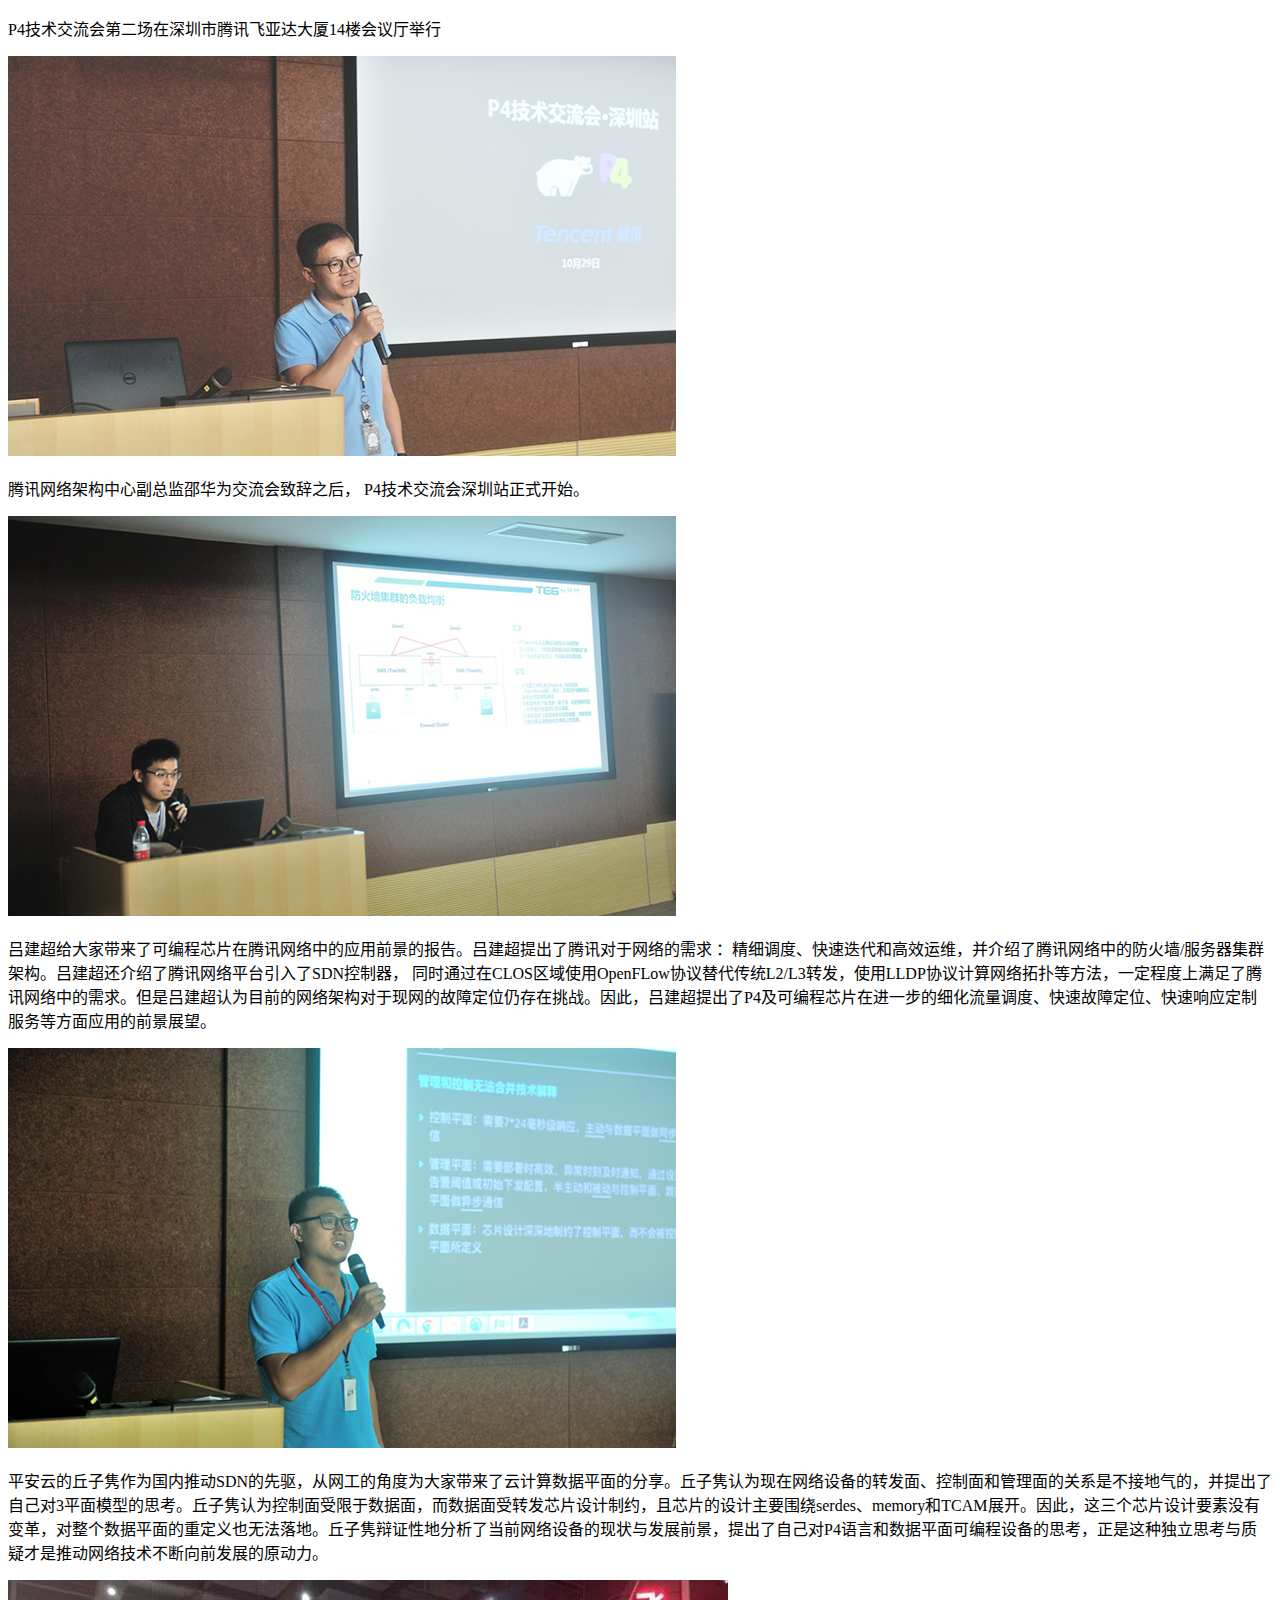
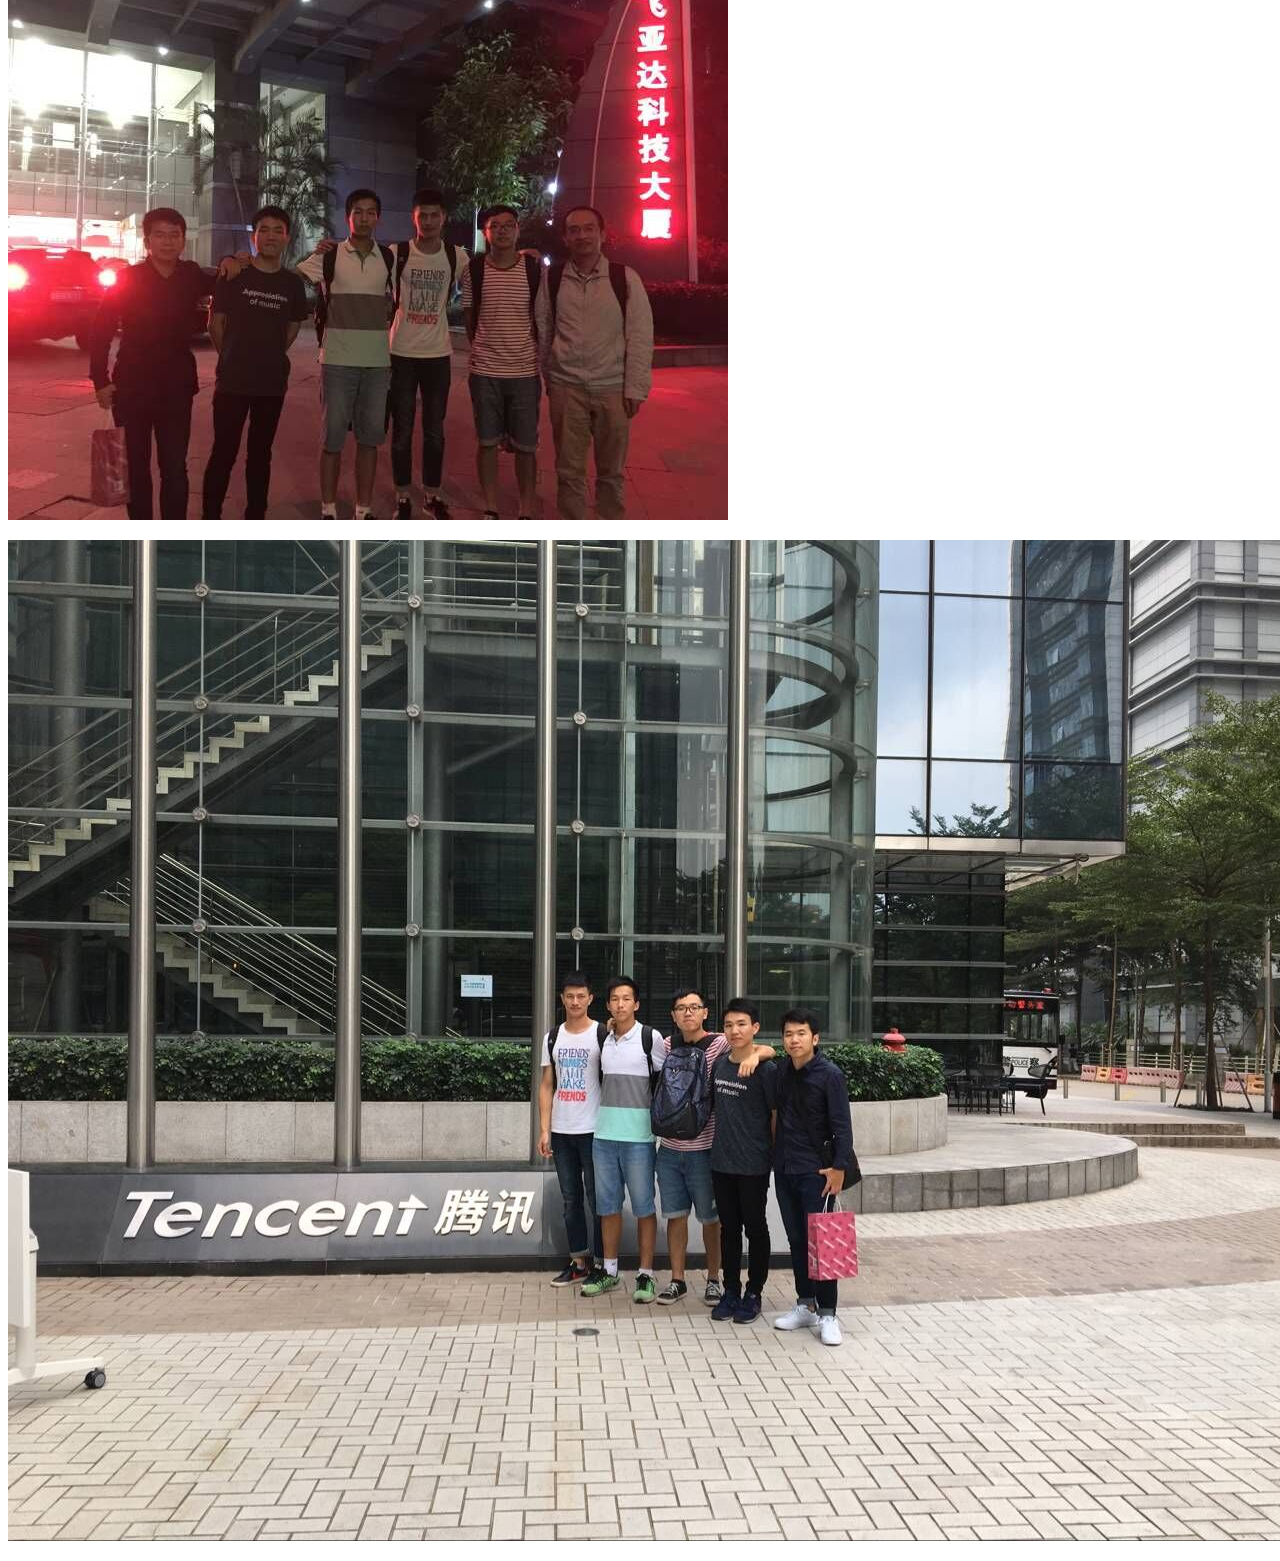
<file: dynamic/20161029/20161029.html>
<!doctype html>
<html lang="zh-cn">

<head>
<title>深圳P4技术交流会</title>
</head>

<body>
<p>P4技术交流会第二场在深圳市腾讯飞亚达大厦14楼会议厅举行</p>
<p><img src="1.png"></img></p>

<p>腾讯网络架构中心副总监邵华为交流会致辞之后， P4技术交流会深圳站正式开始。</p>

<p><img src="2.png"></img></p>
<p>吕建超给大家带来了可编程芯片在腾讯网络中的应用前景的报告。吕建超提出了腾讯对于网络的需求 ：精细调度、快速迭代和高效运维，并介绍了腾讯网络中的防火墙/服务器集群架构。吕建超还介绍了腾讯网络平台引入了SDN控制器， 同时通过在CLOS区域使用OpenFLow协议替代传统L2/L3转发，使用LLDP协议计算网络拓扑等方法，一定程度上满足了腾讯网络中的需求。但是吕建超认为目前的网络架构对于现网的故障定位仍存在挑战。因此，吕建超提出了P4及可编程芯片在进一步的细化流量调度、快速故障定位、快速响应定制服务等方面应用的前景展望。</p>
<p><img src="3.png"></img></p>

<p>平安云的丘子隽作为国内推动SDN的先驱，从网工的角度为大家带来了云计算数据平面的分享。丘子隽认为现在网络设备的转发面、控制面和管理面的关系是不接地气的，并提出了自己对3平面模型的思考。丘子隽认为控制面受限于数据面，而数据面受转发芯片设计制约，且芯片的设计主要围绕serdes、memory和TCAM展开。因此，这三个芯片设计要素没有变革，对整个数据平面的重定义也无法落地。丘子隽辩证性地分析了当前网络设备的现状与发展前景，提出了自己对P4语言和数据平面可编程设备的思考，正是这种独立思考与质疑才是推动网络技术不断向前发展的原动力。</p>


<p><img src="4.jpg"></img></p>
<p><img src="5.jpg"></img></p>
</body>

</html>
</file>
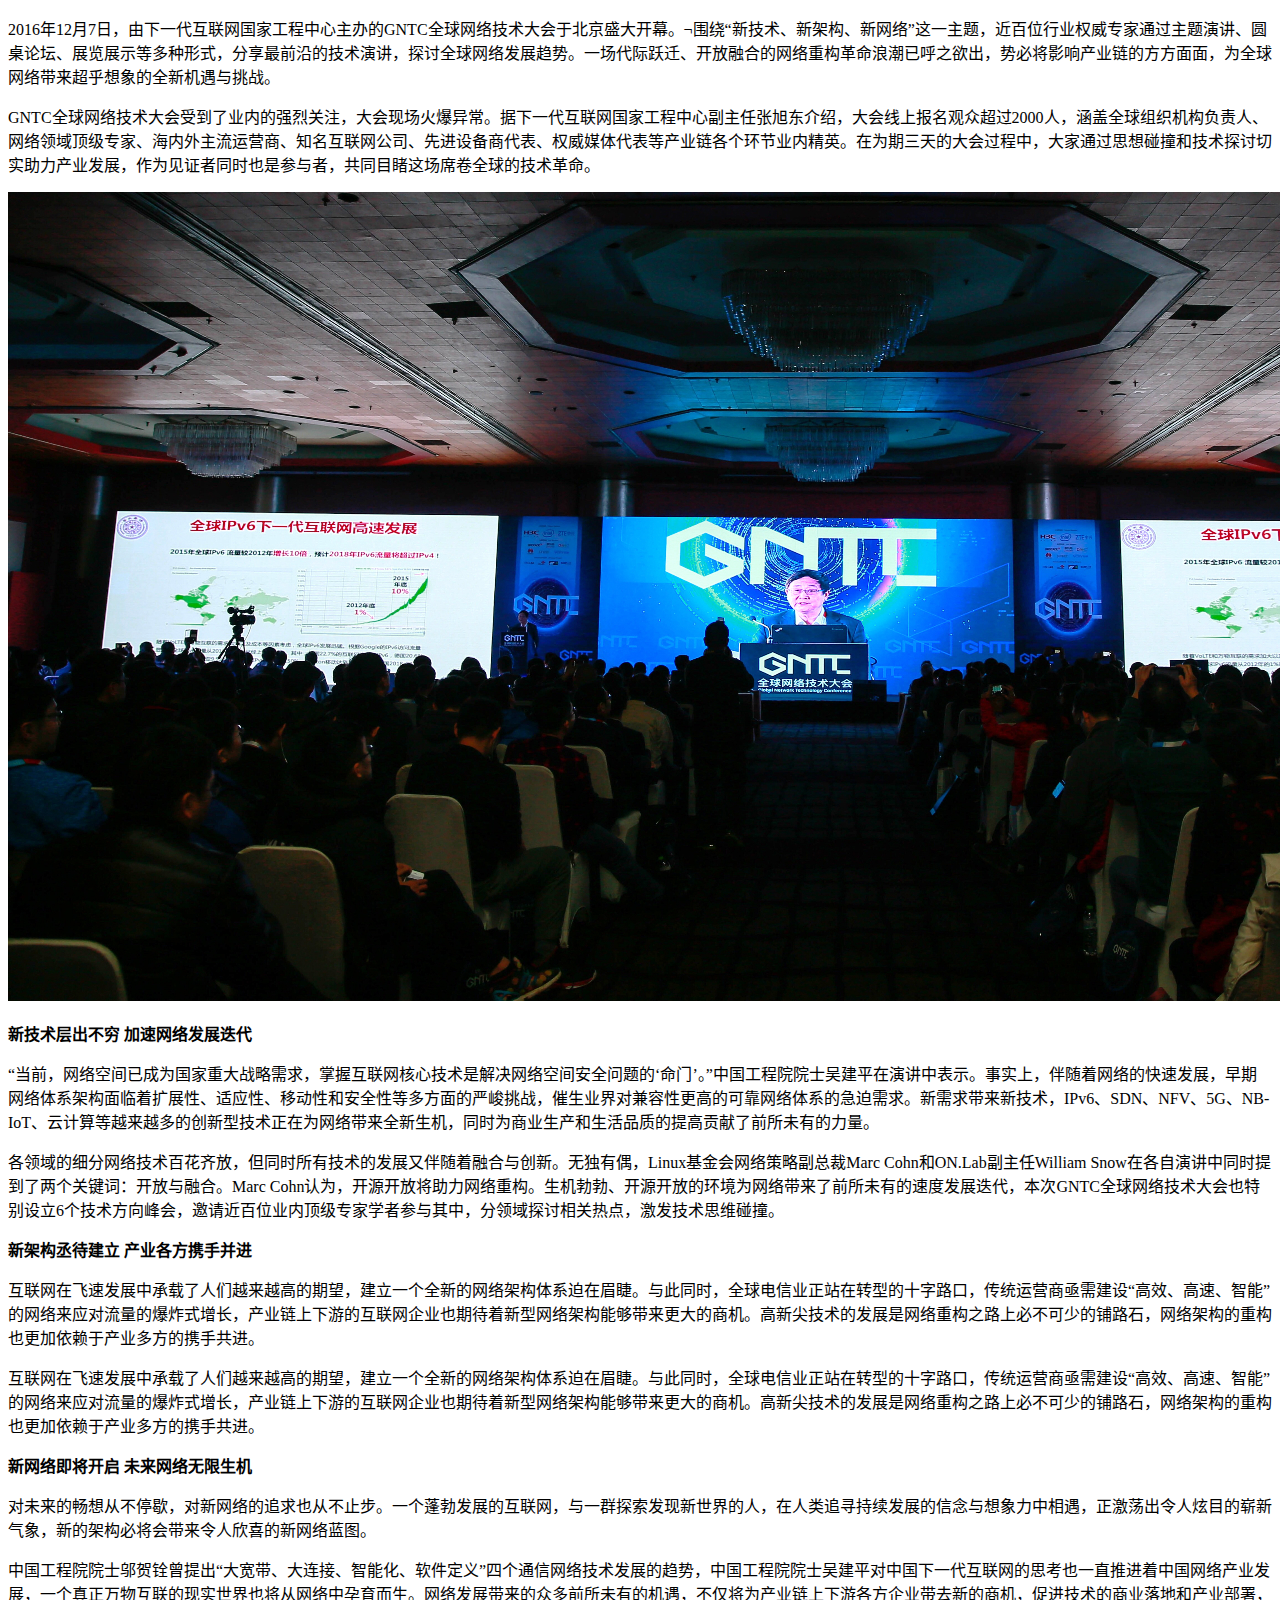
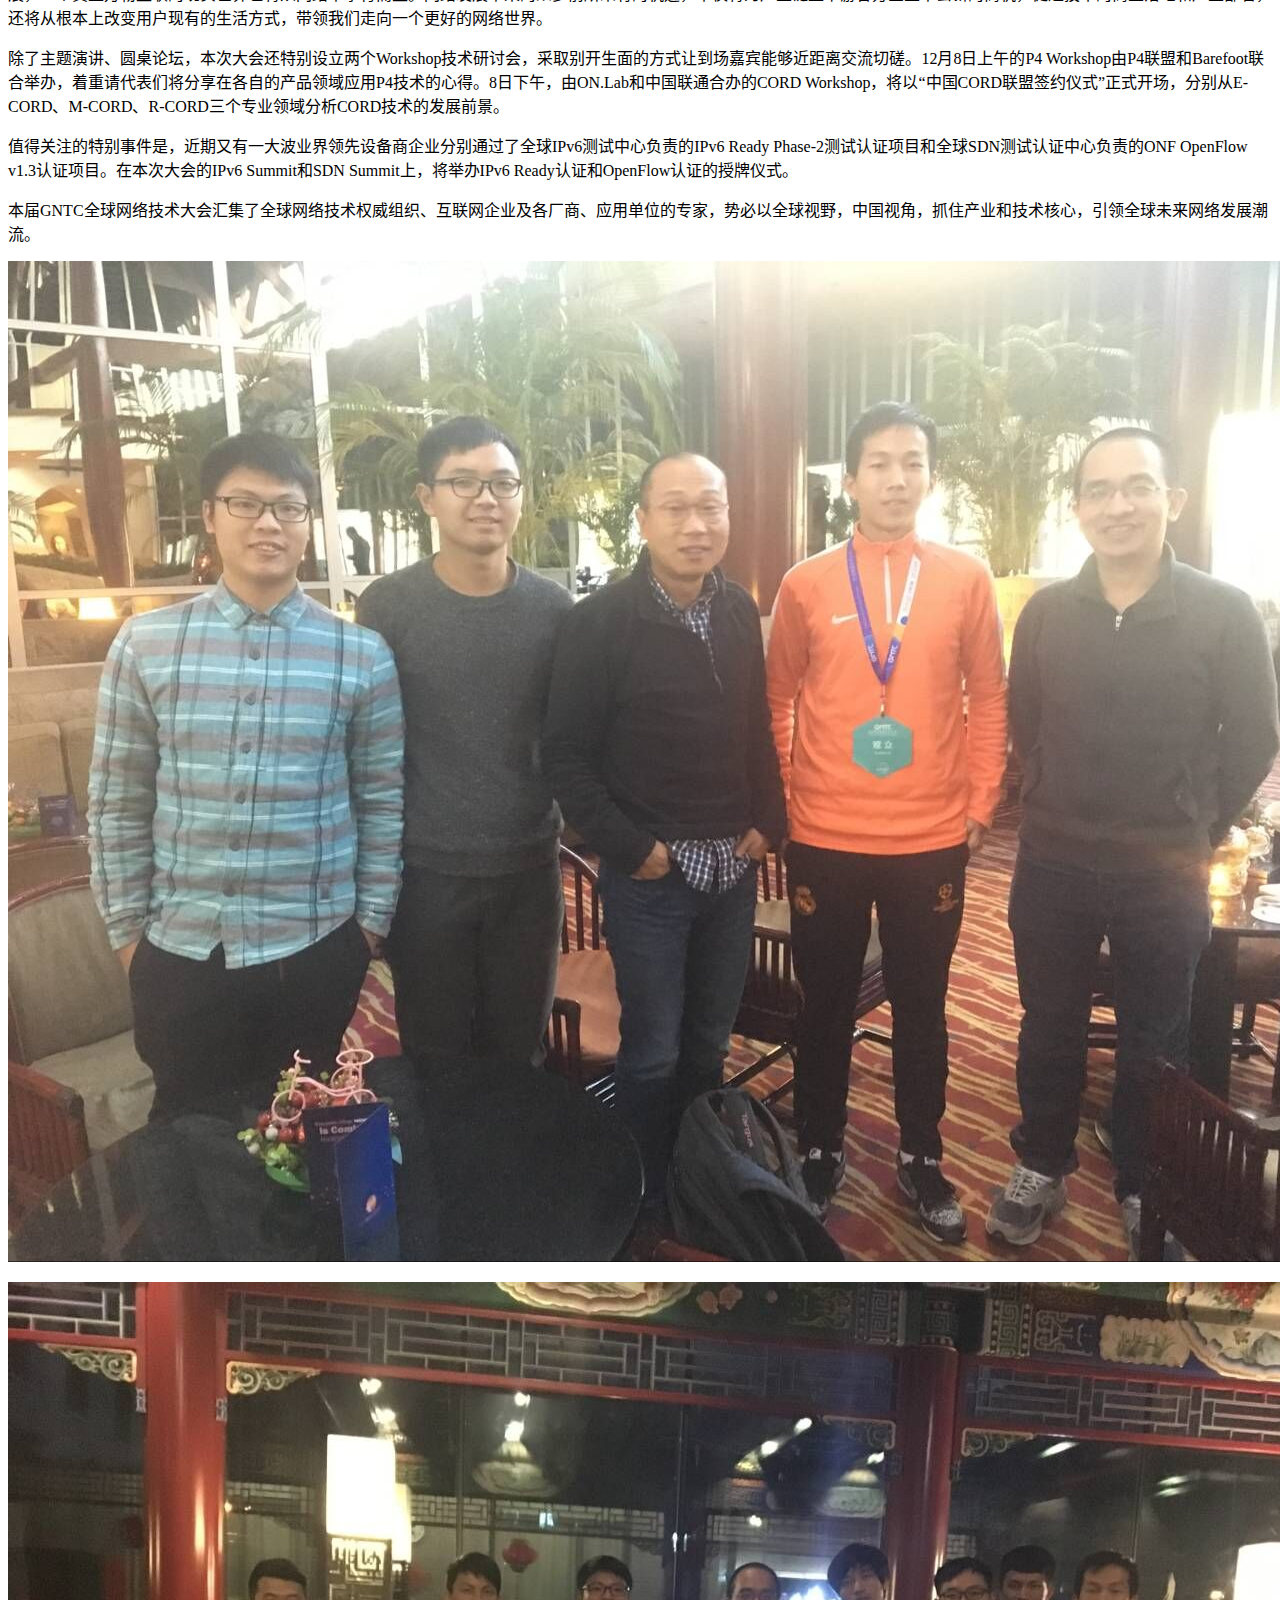
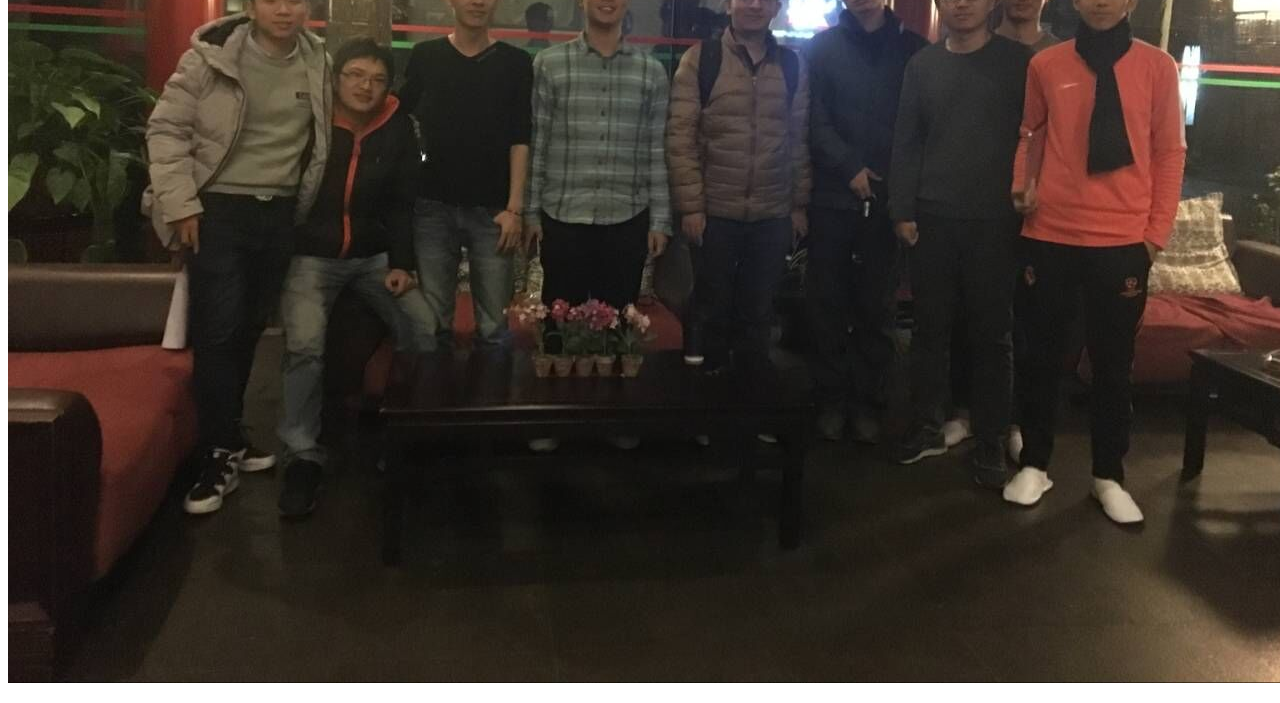
<file: dynamic/20161207/20161207.html>
<!doctype html>
<html lang="zh-cn">

<head>
<title>GNTC全球网络技术大会</title>
</head>

<body>
<p>2016年12月7日，由下一代互联网国家工程中心主办的GNTC全球网络技术大会于北京盛大开幕。¬围绕“新技术、新架构、新网络”这一主题，近百位行业权威专家通过主题演讲、圆桌论坛、展览展示等多种形式，分享最前沿的技术演讲，探讨全球网络发展趋势。一场代际跃迁、开放融合的网络重构革命浪潮已呼之欲出，势必将影响产业链的方方面面，为全球网络带来超乎想象的全新机遇与挑战。</p>

<p>GNTC全球网络技术大会受到了业内的强烈关注，大会现场火爆异常。据下一代互联网国家工程中心副主任张旭东介绍，大会线上报名观众超过2000人，涵盖全球组织机构负责人、网络领域顶级专家、海内外主流运营商、知名互联网公司、先进设备商代表、权威媒体代表等产业链各个环节业内精英。在为期三天的大会过程中，大家通过思想碰撞和技术探讨切实助力产业发展，作为见证者同时也是参与者，共同目睹这场席卷全球的技术革命。</p>

<p><img src="1.jpg"></img></p>

<p style="font-weight:bold">新技术层出不穷  加速网络发展迭代</p>

<p>“当前，网络空间已成为国家重大战略需求，掌握互联网核心技术是解决网络空间安全问题的‘命门’。”中国工程院院士吴建平在演讲中表示。事实上，伴随着网络的快速发展，早期网络体系架构面临着扩展性、适应性、移动性和安全性等多方面的严峻挑战，催生业界对兼容性更高的可靠网络体系的急迫需求。新需求带来新技术，IPv6、SDN、NFV、5G、NB-IoT、云计算等越来越多的创新型技术正在为网络带来全新生机，同时为商业生产和生活品质的提高贡献了前所未有的力量。</p>

<p>各领域的细分网络技术百花齐放，但同时所有技术的发展又伴随着融合与创新。无独有偶，Linux基金会网络策略副总裁Marc Cohn和ON.Lab副主任William Snow在各自演讲中同时提到了两个关键词：开放与融合。Marc Cohn认为，开源开放将助力网络重构。生机勃勃、开源开放的环境为网络带来了前所未有的速度发展迭代，本次GNTC全球网络技术大会也特别设立6个技术方向峰会，邀请近百位业内顶级专家学者参与其中，分领域探讨相关热点，激发技术思维碰撞。</p>

<p style="font-weight:bold">新架构丞待建立  产业各方携手并进</p>

<p>互联网在飞速发展中承载了人们越来越高的期望，建立一个全新的网络架构体系迫在眉睫。与此同时，全球电信业正站在转型的十字路口，传统运营商亟需建设“高效、高速、智能”的网络来应对流量的爆炸式增长，产业链上下游的互联网企业也期待着新型网络架构能够带来更大的商机。高新尖技术的发展是网络重构之路上必不可少的铺路石，网络架构的重构也更加依赖于产业多方的携手共进。</p>

<p>互联网在飞速发展中承载了人们越来越高的期望，建立一个全新的网络架构体系迫在眉睫。与此同时，全球电信业正站在转型的十字路口，传统运营商亟需建设“高效、高速、智能”的网络来应对流量的爆炸式增长，产业链上下游的互联网企业也期待着新型网络架构能够带来更大的商机。高新尖技术的发展是网络重构之路上必不可少的铺路石，网络架构的重构也更加依赖于产业多方的携手共进。</p>

<p style="font-weight:bold">新网络即将开启  未来网络无限生机</p>

<p>对未来的畅想从不停歇，对新网络的追求也从不止步。一个蓬勃发展的互联网，与一群探索发现新世界的人，在人类追寻持续发展的信念与想象力中相遇，正激荡出令人炫目的崭新气象，新的架构必将会带来令人欣喜的新网络蓝图。</p>
<p>中国工程院院士邬贺铨曾提出“大宽带、大连接、智能化、软件定义”四个通信网络技术发展的趋势，中国工程院院士吴建平对中国下一代互联网的思考也一直推进着中国网络产业发展，一个真正万物互联的现实世界也将从网络中孕育而生。网络发展带来的众多前所未有的机遇，不仅将为产业链上下游各方企业带去新的商机，促进技术的商业落地和产业部署，还将从根本上改变用户现有的生活方式，带领我们走向一个更好的网络世界。</p>
<p>除了主题演讲、圆桌论坛，本次大会还特别设立两个Workshop技术研讨会，采取别开生面的方式让到场嘉宾能够近距离交流切磋。12月8日上午的P4 Workshop由P4联盟和Barefoot联合举办，着重请代表们将分享在各自的产品领域应用P4技术的心得。8日下午，由ON.Lab和中国联通合办的CORD Workshop，将以“中国CORD联盟签约仪式”正式开场，分别从E-CORD、M-CORD、R-CORD三个专业领域分析CORD技术的发展前景。</p>
<p>值得关注的特别事件是，近期又有一大波业界领先设备商企业分别通过了全球IPv6测试中心负责的IPv6 Ready Phase-2测试认证项目和全球SDN测试认证中心负责的ONF OpenFlow v1.3认证项目。在本次大会的IPv6 Summit和SDN Summit上，将举办IPv6 Ready认证和OpenFlow认证的授牌仪式。</p>
<p>本届GNTC全球网络技术大会汇集了全球网络技术权威组织、互联网企业及各厂商、应用单位的专家，势必以全球视野，中国视角，抓住产业和技术核心，引领全球未来网络发展潮流。</p>

<p><img src="2.jpg"></img></p>
<p><img src="3.jpg"></img></p>

</body>


</html>
</file>
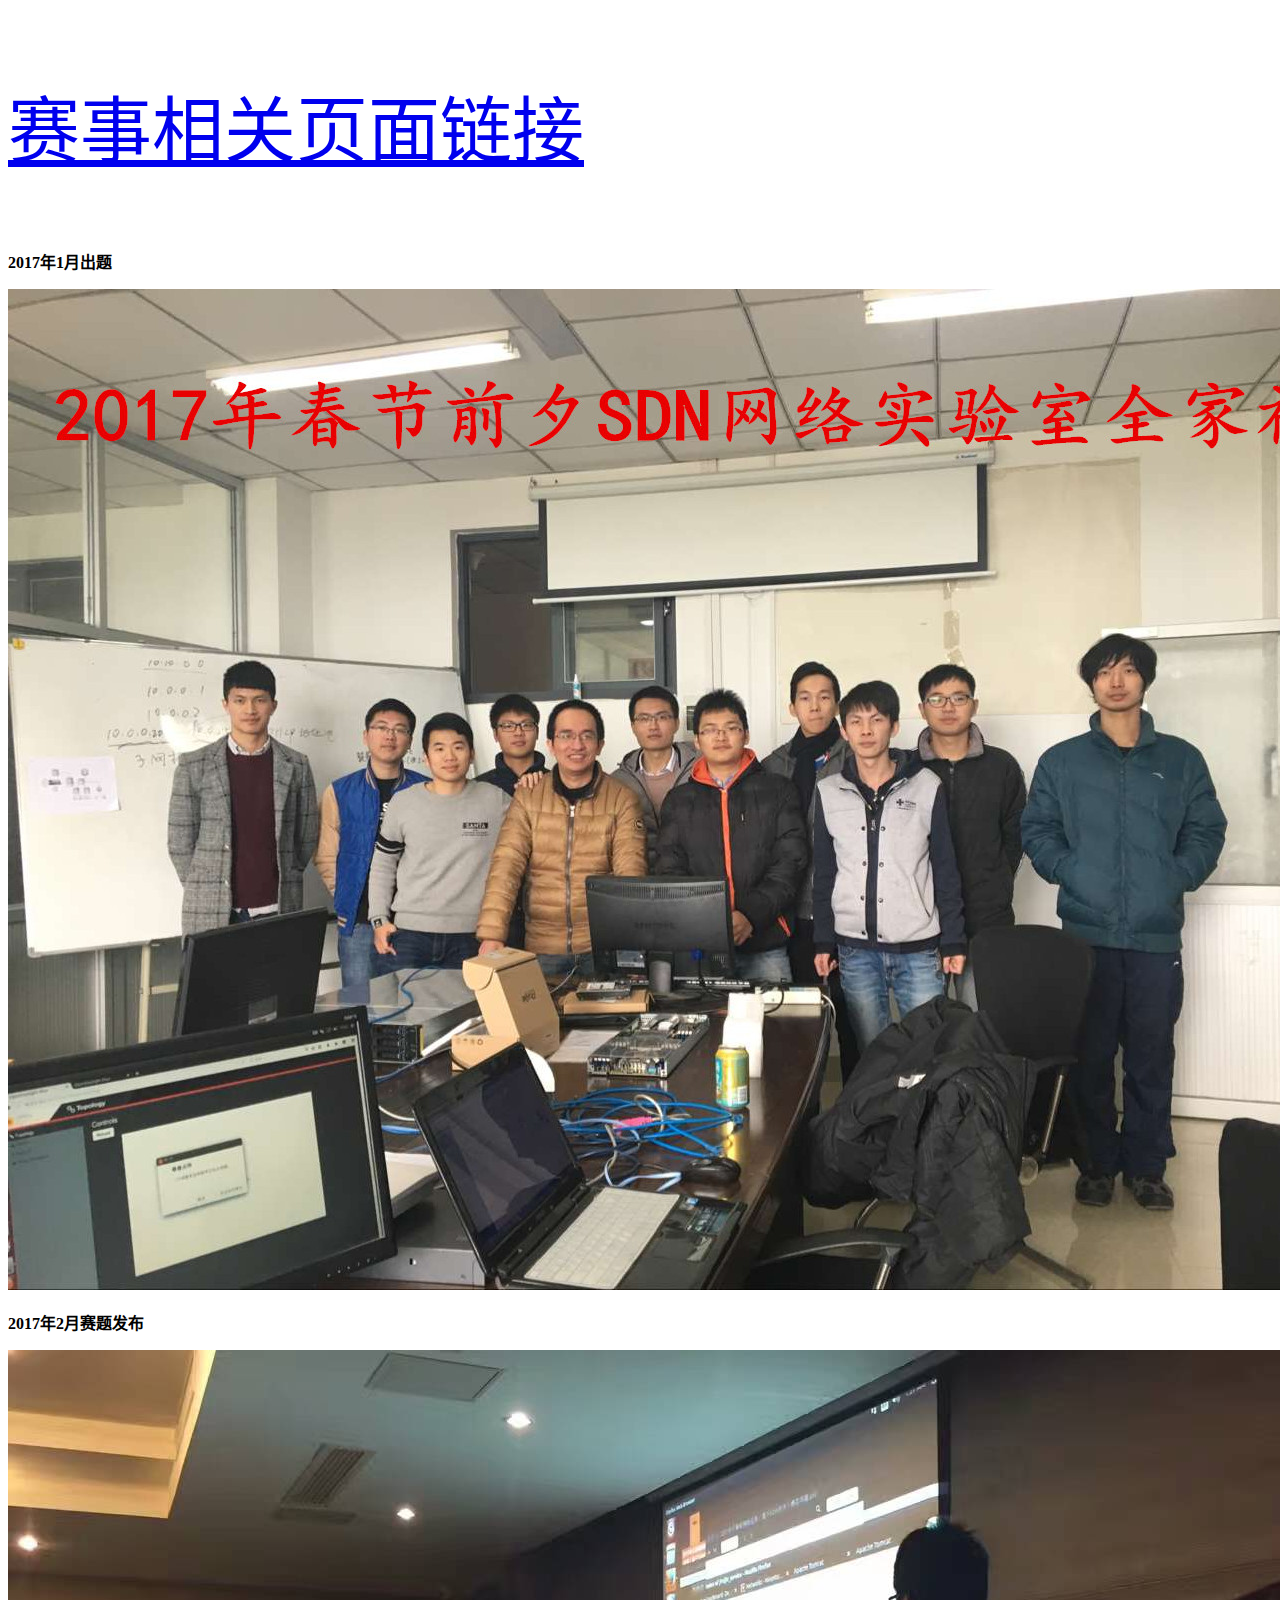
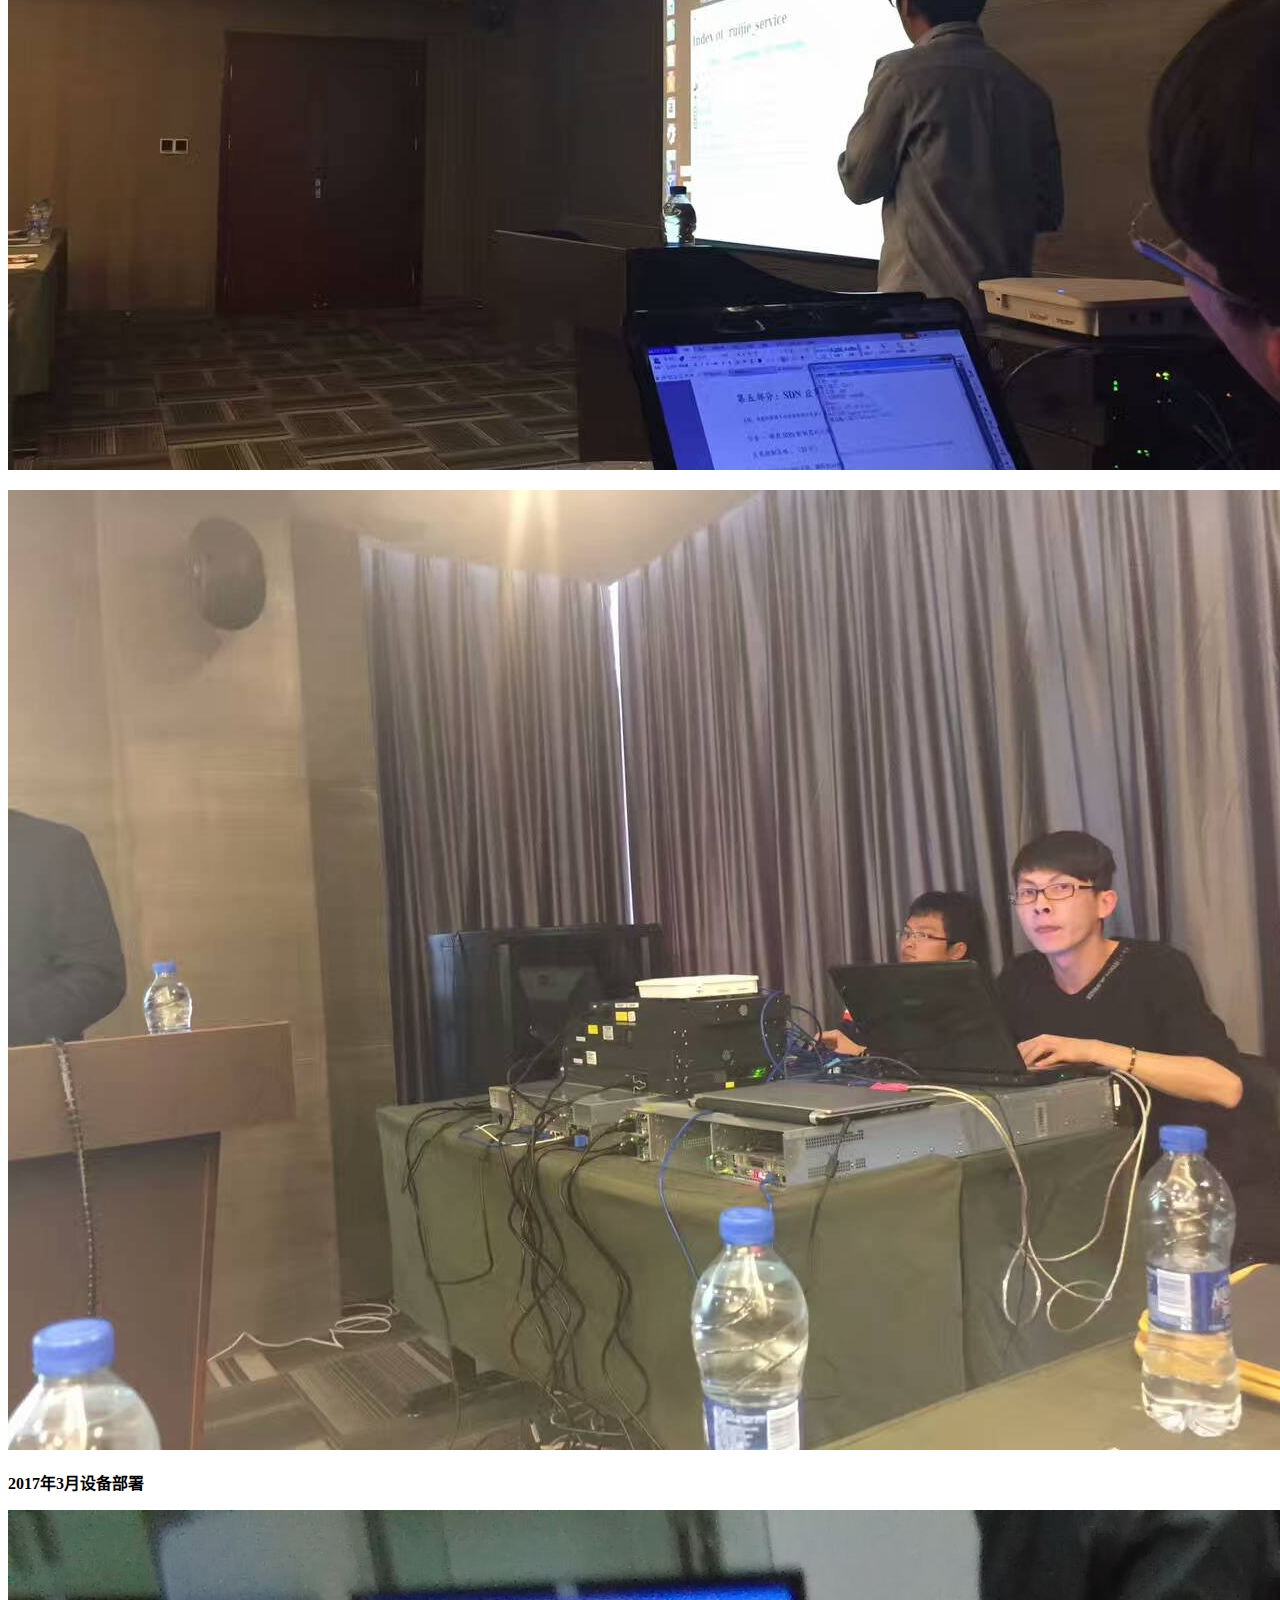
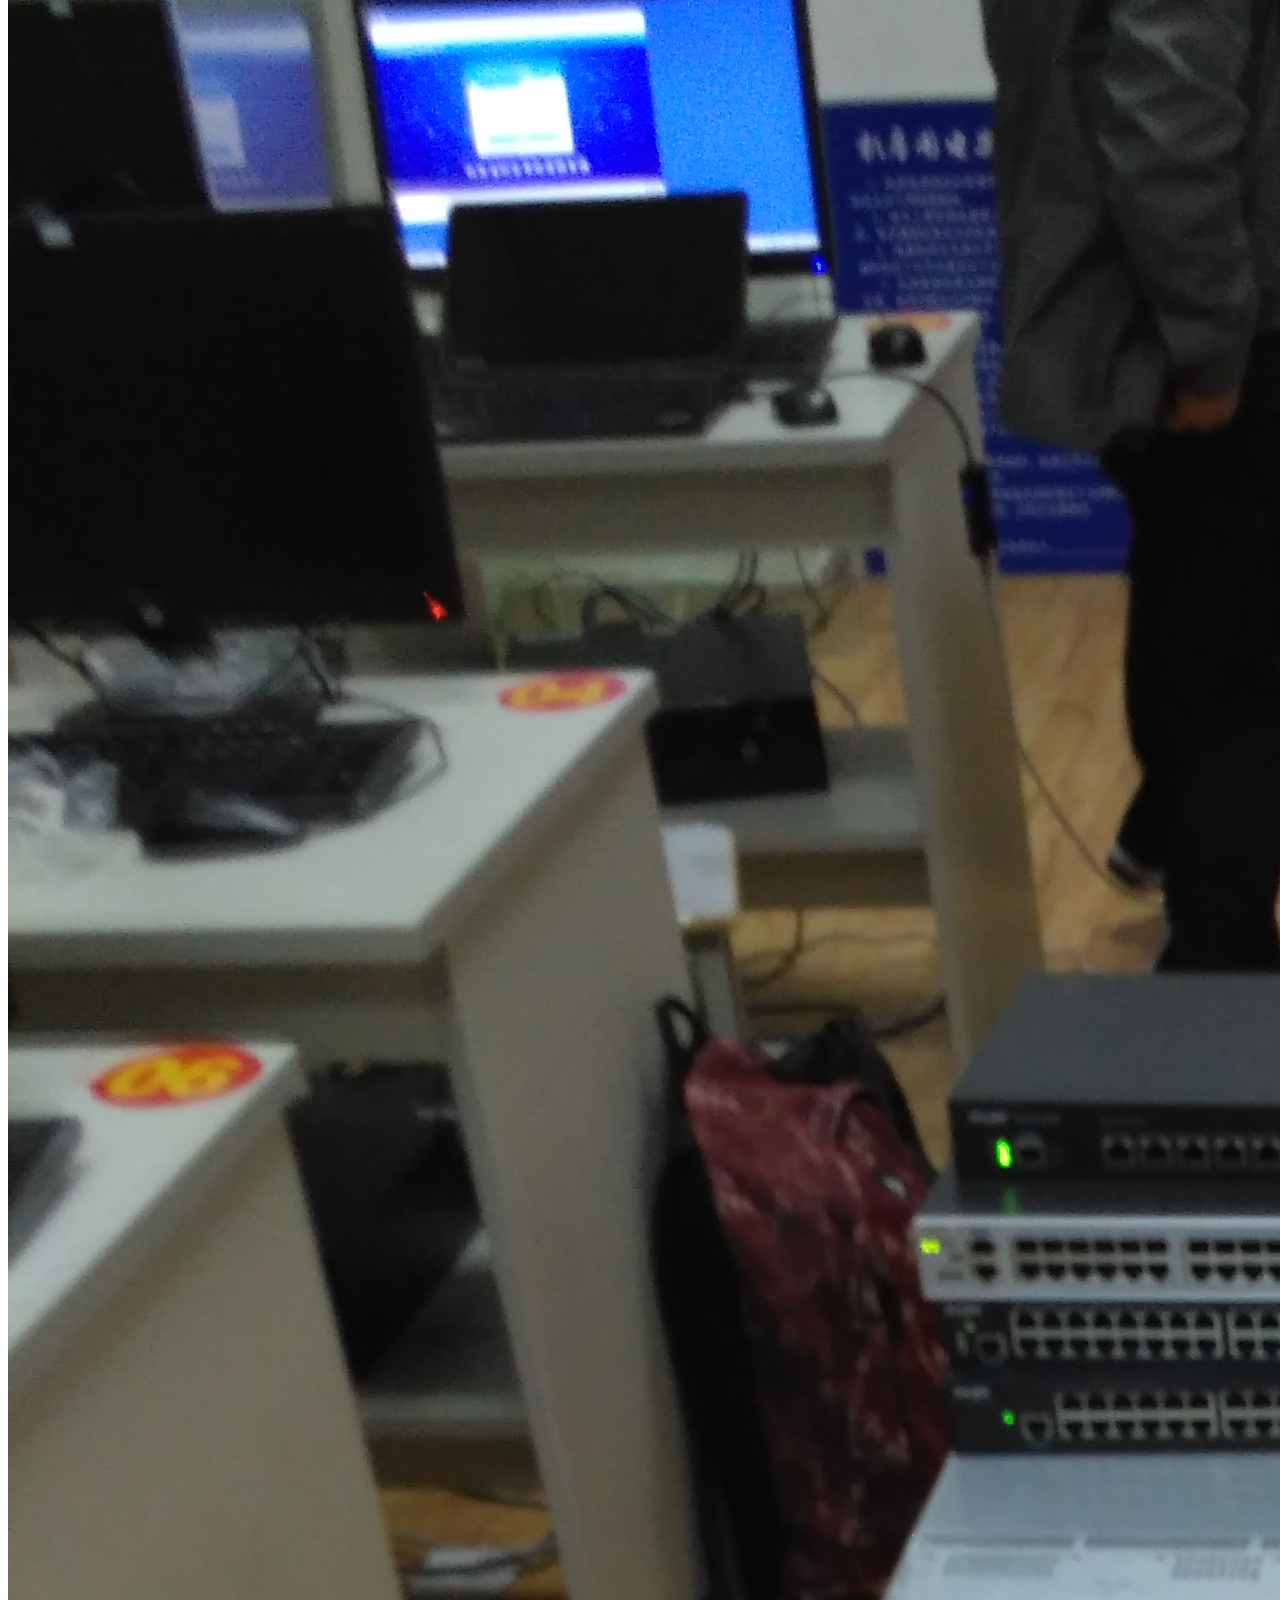
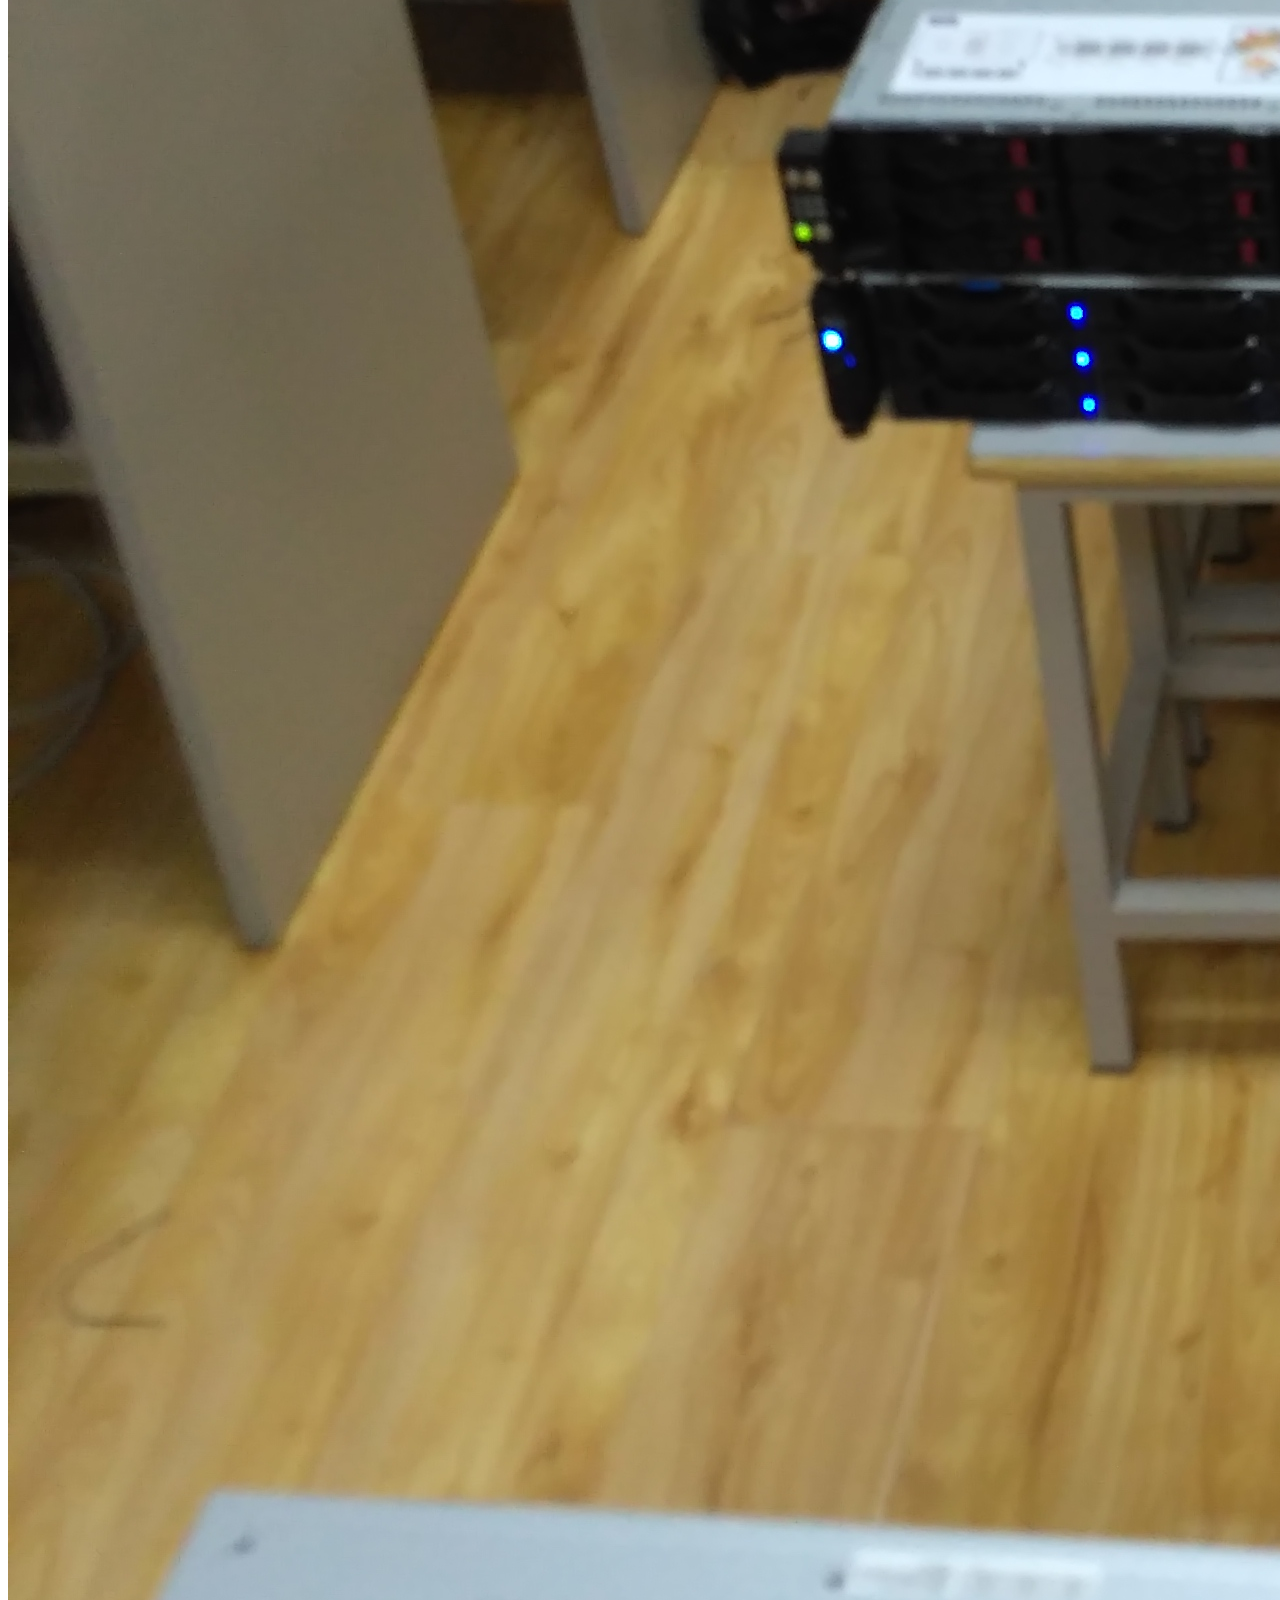
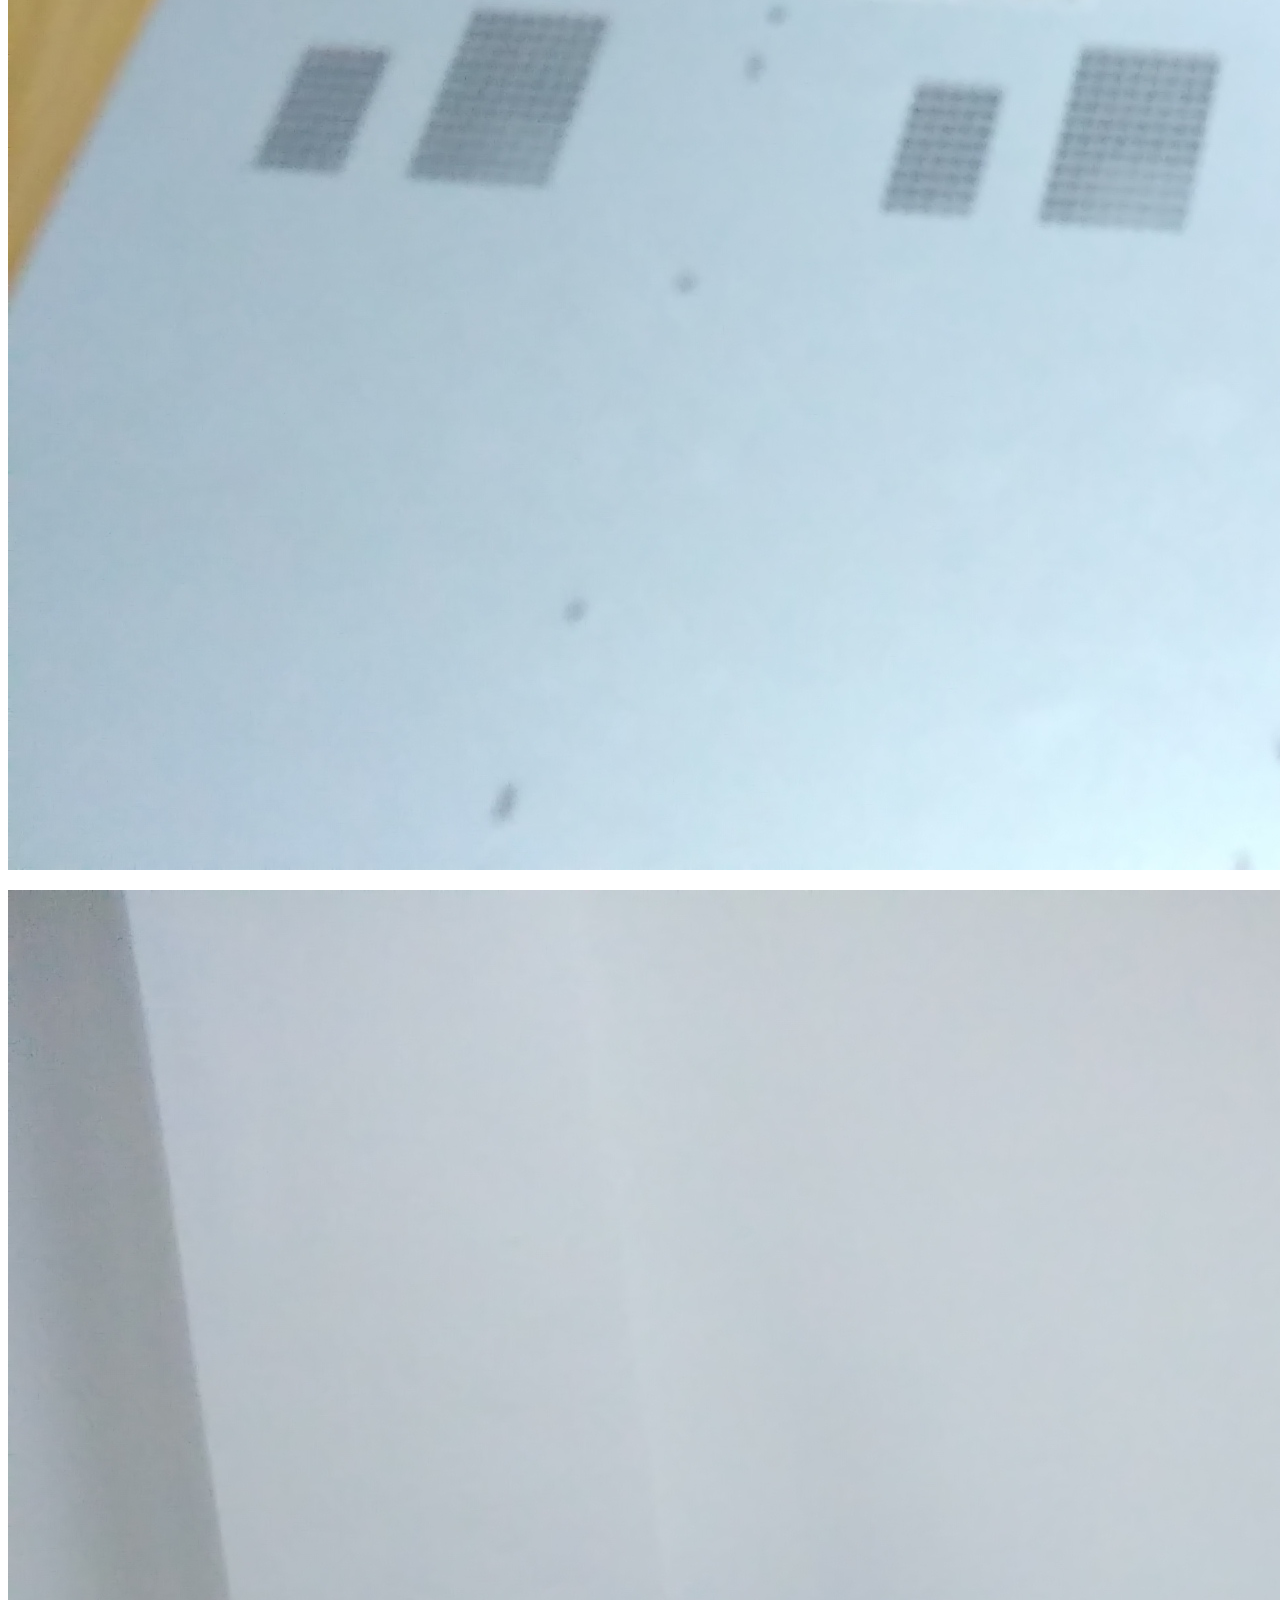
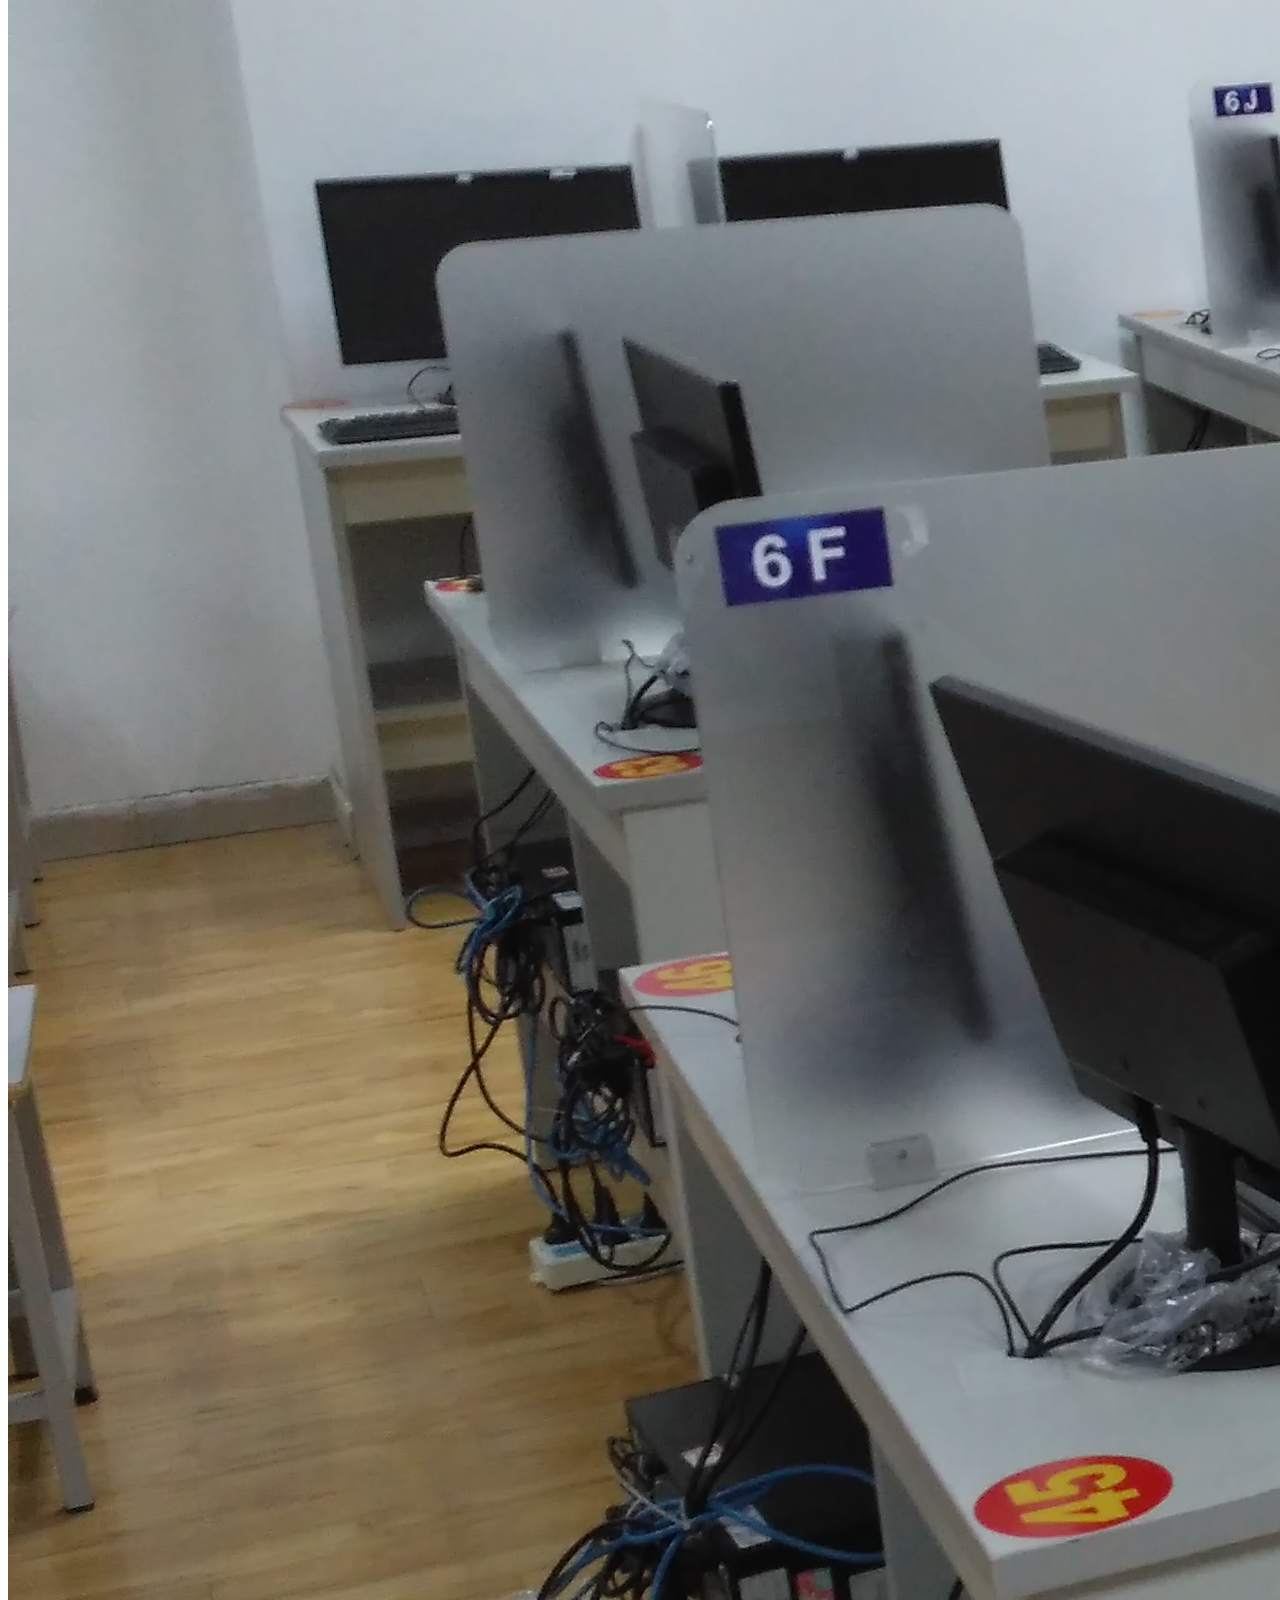
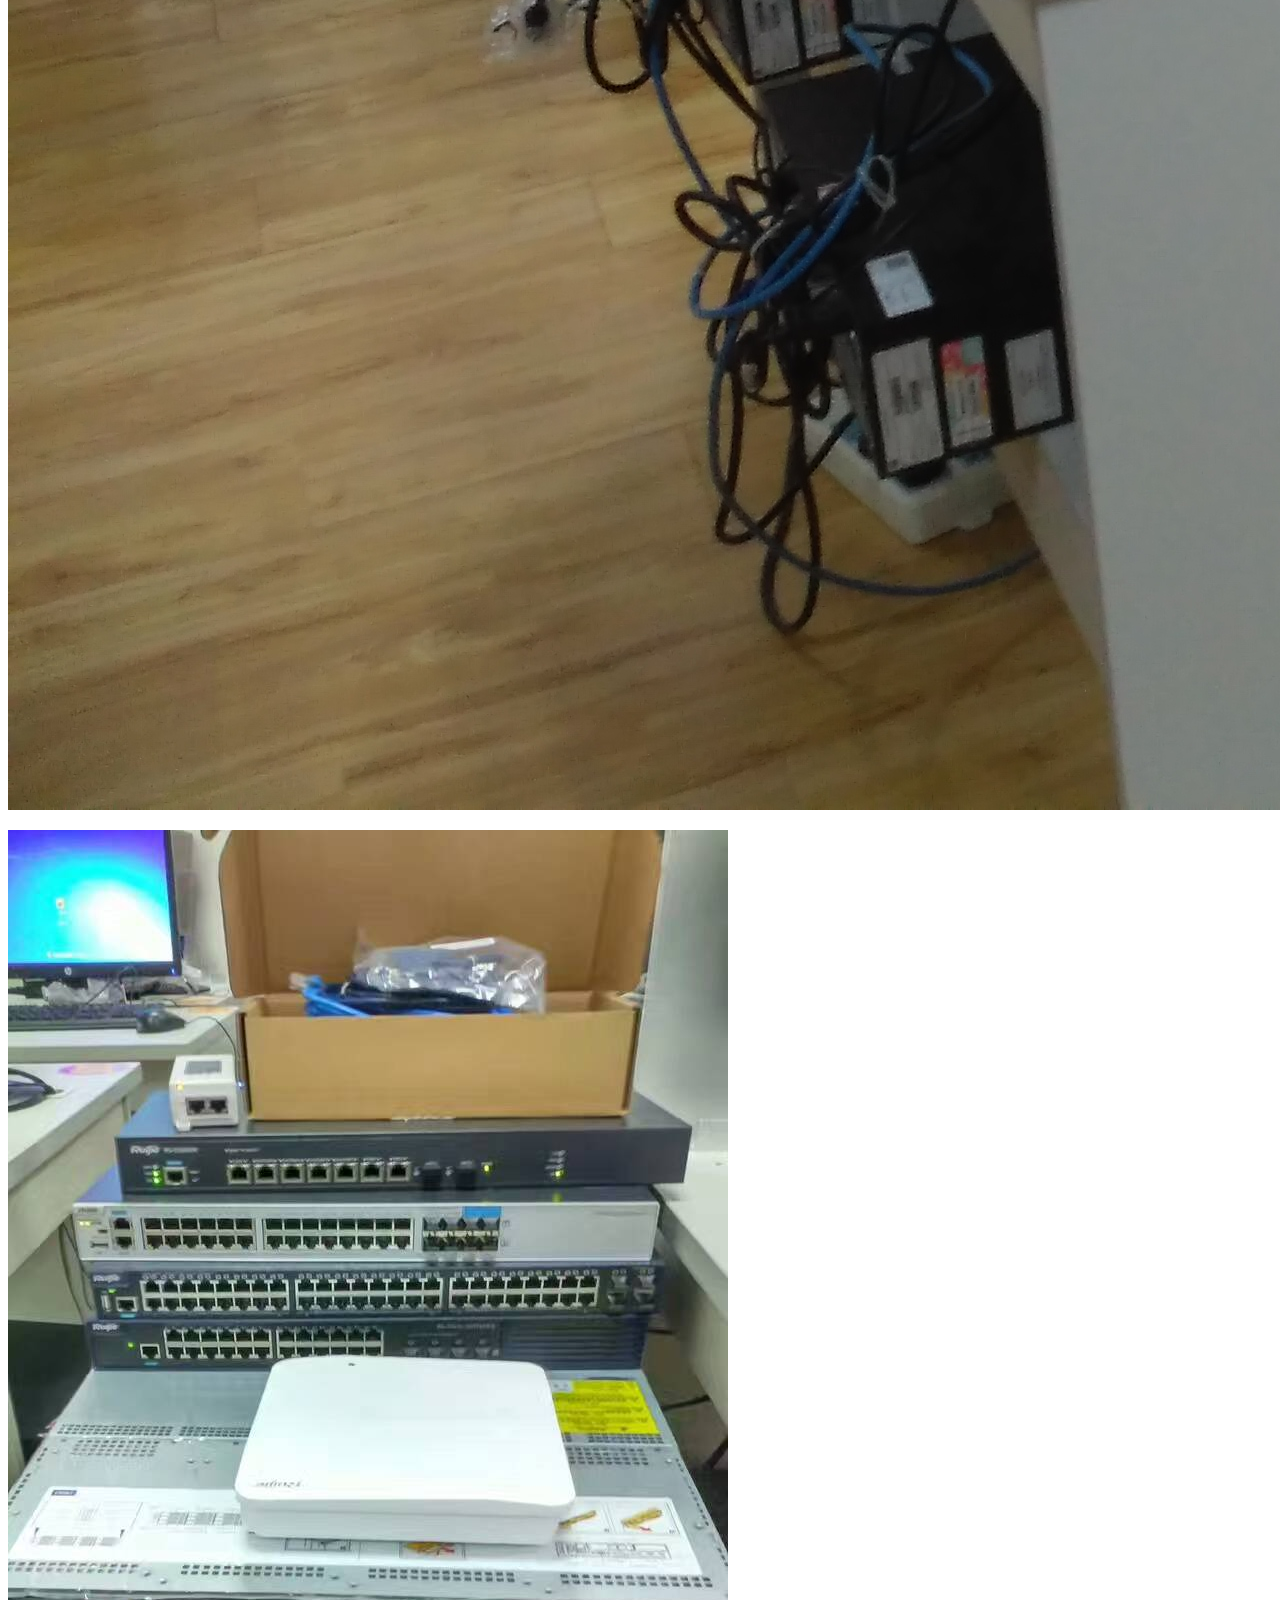
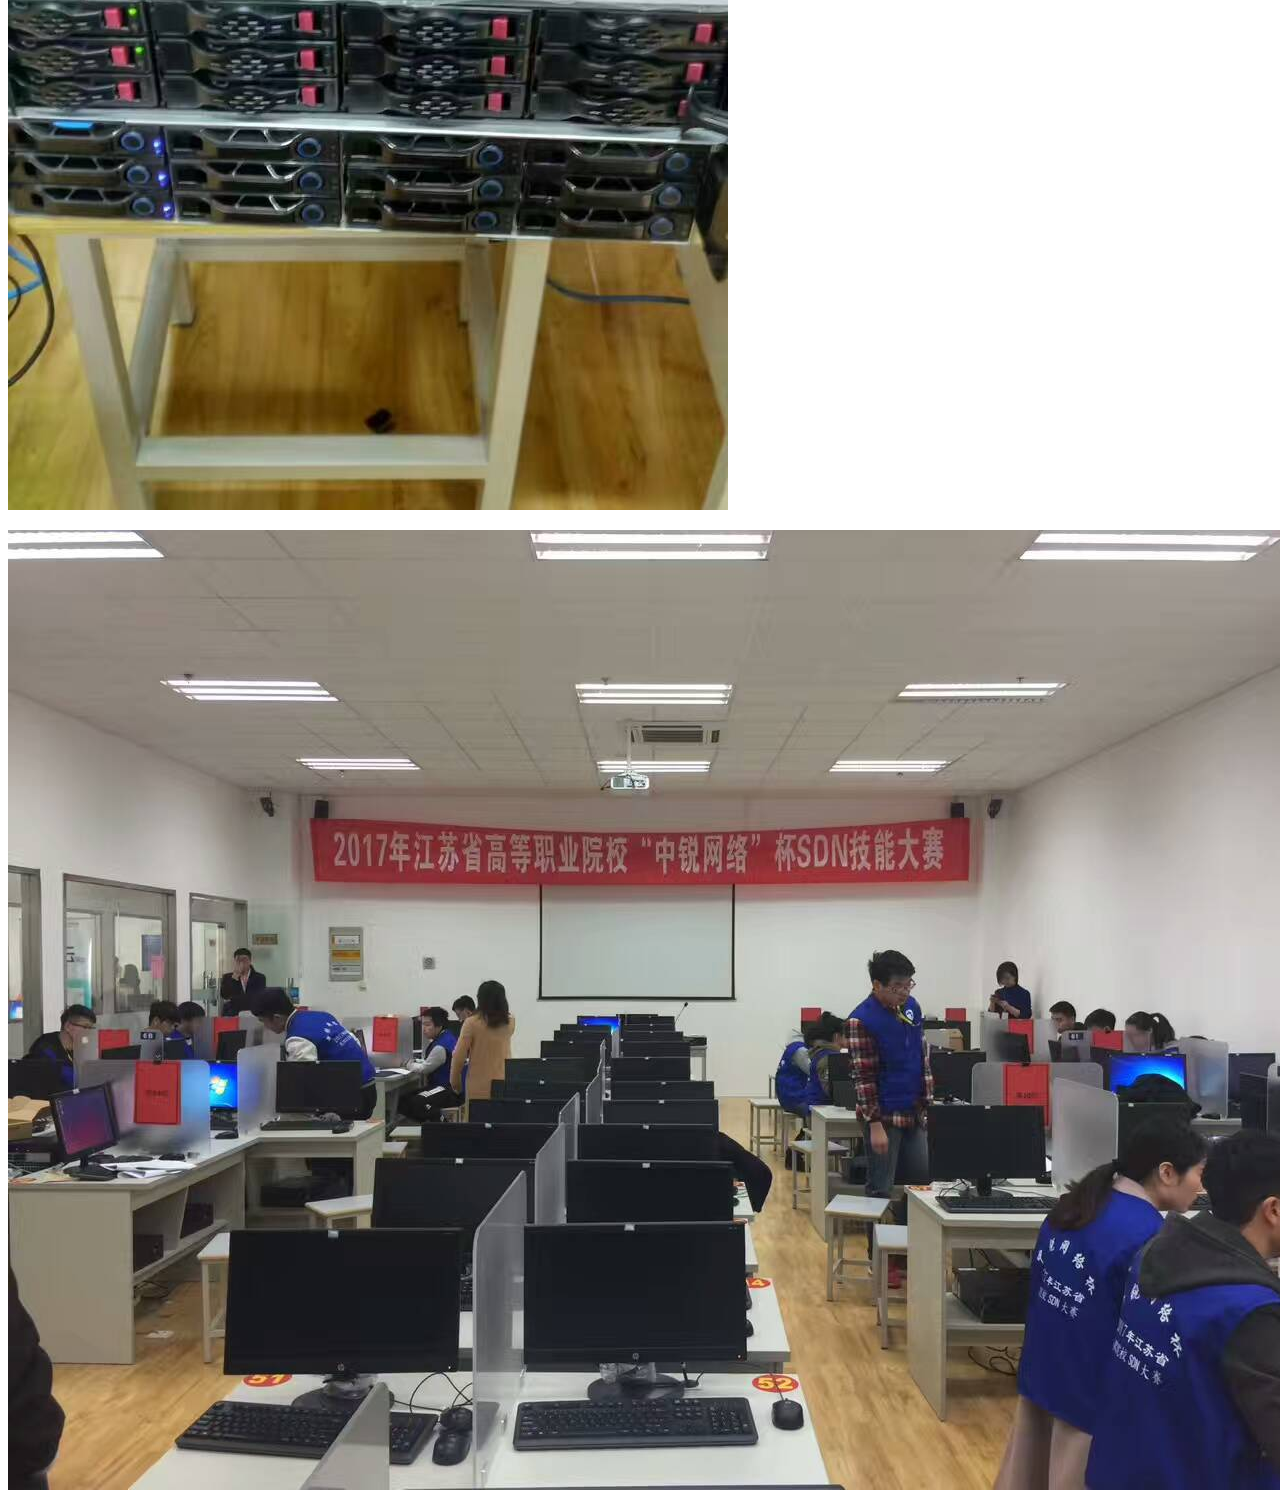
<file: dynamic/20170101/20170101.html>
<!doctype html>
<html lang="zh-cn">

<head>
<title>2017年江苏省高等职业院校技能大赛”出题、赛题发布、设备部署</title>

</head>

<body>
<p style="font-size:72px"><a href="http://www.ec.js.edu.cn/art/2016/12/26/art_4267_203472.html" target="_blank">赛事相关页面链接</a></p>

<p style="font-weight:bold">2017年1月出题</p>

<p><img src="1.jpg"></img></p>

<p style="font-weight:bold">2017年2月赛题发布</p>

<p><img src="2.jpg"></img></p>
<p><img src="3.jpg"></img></p>

<p style="font-weight:bold">2017年3月设备部署</p>

<p><img src="4.jpg"></img></p>
<p><img src="5.jpg"></img></p>
<p><img src="6.jpg"></img></p>
<p><img src="7.jpg"></img></p>


</body>

</html>
</file>
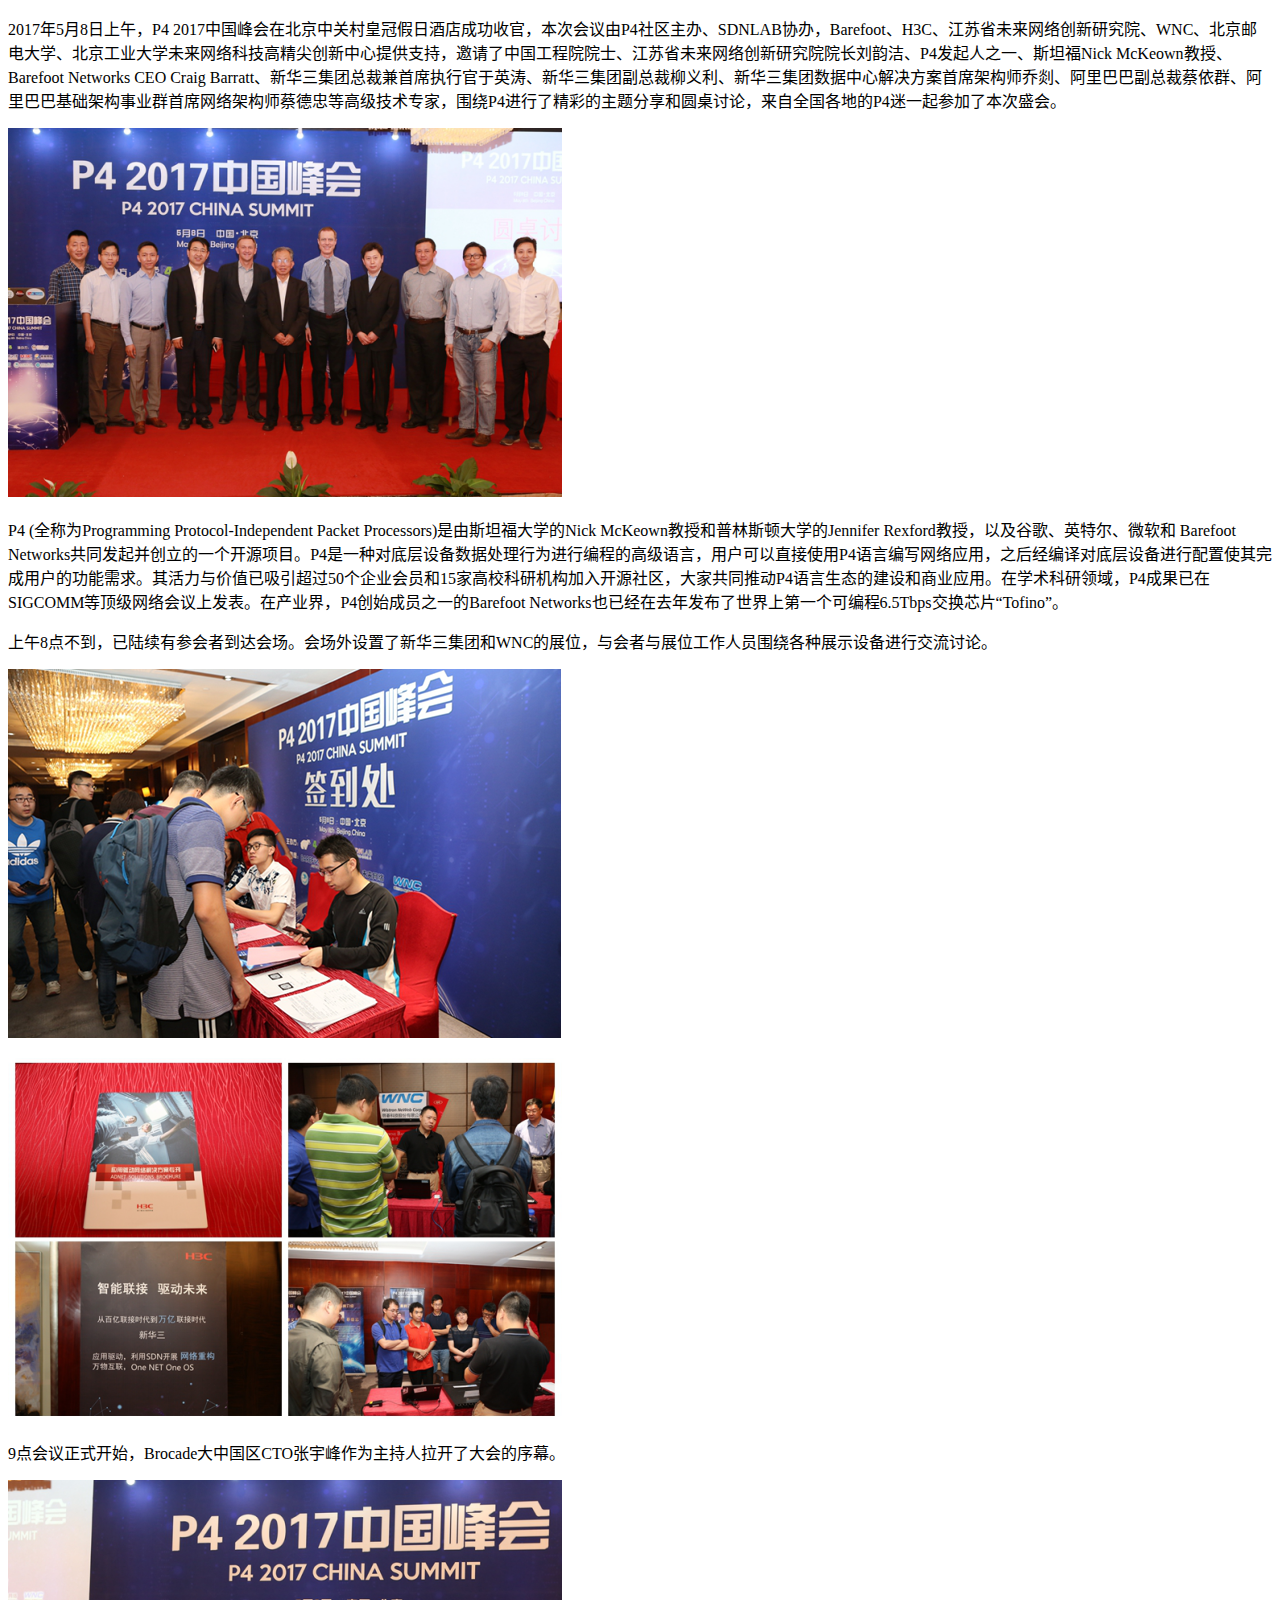
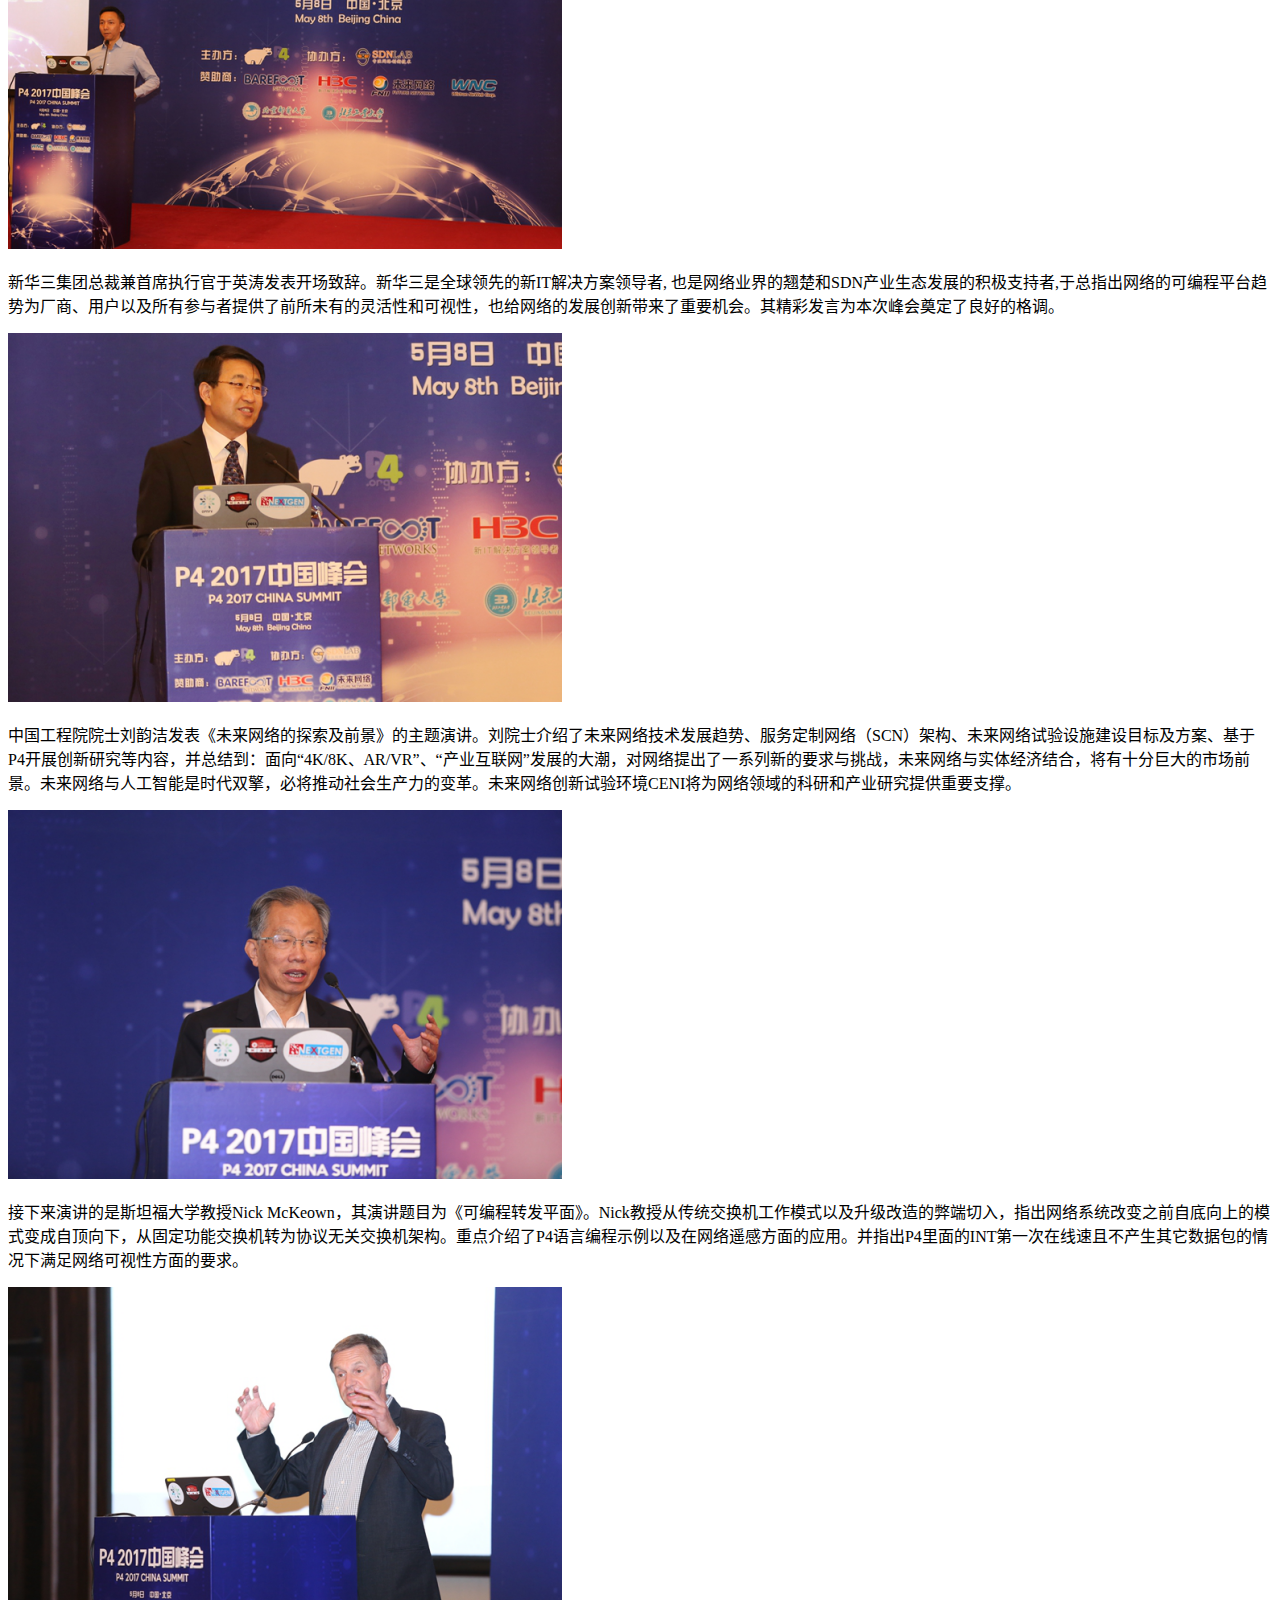
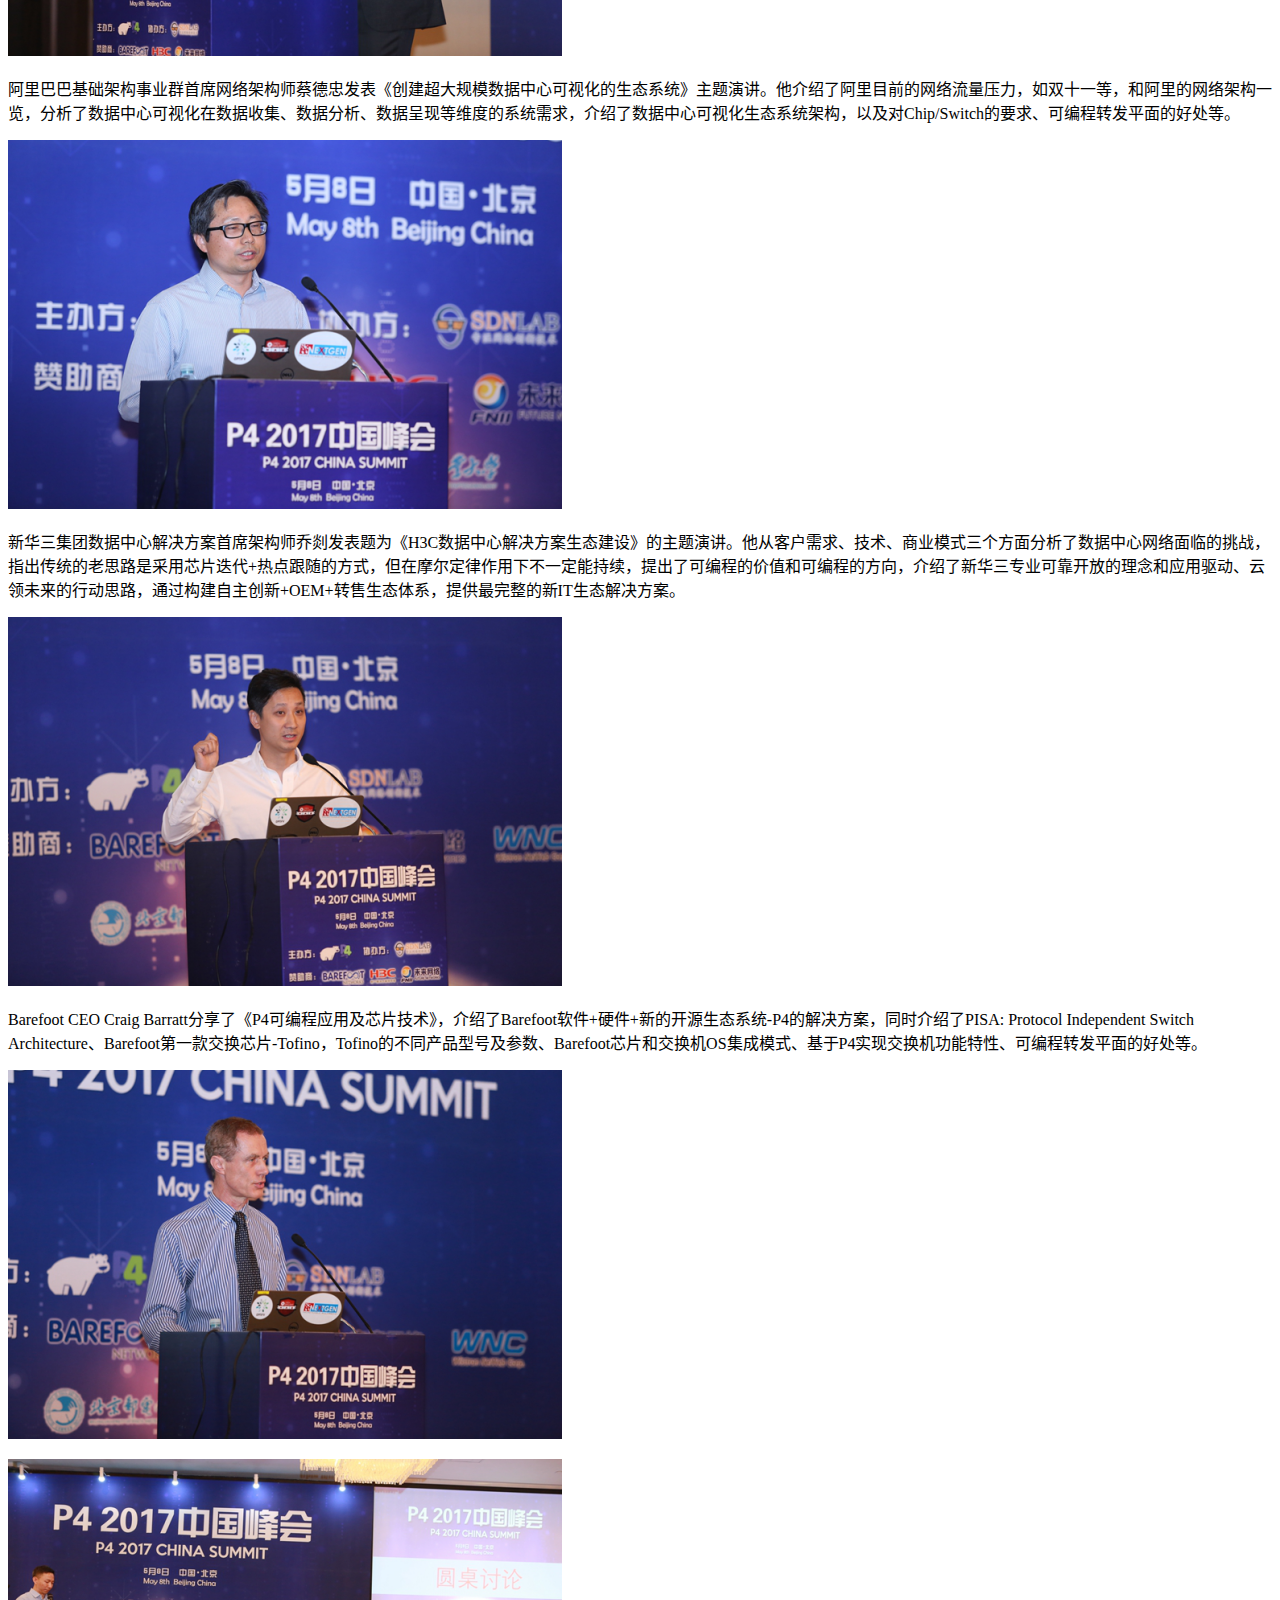
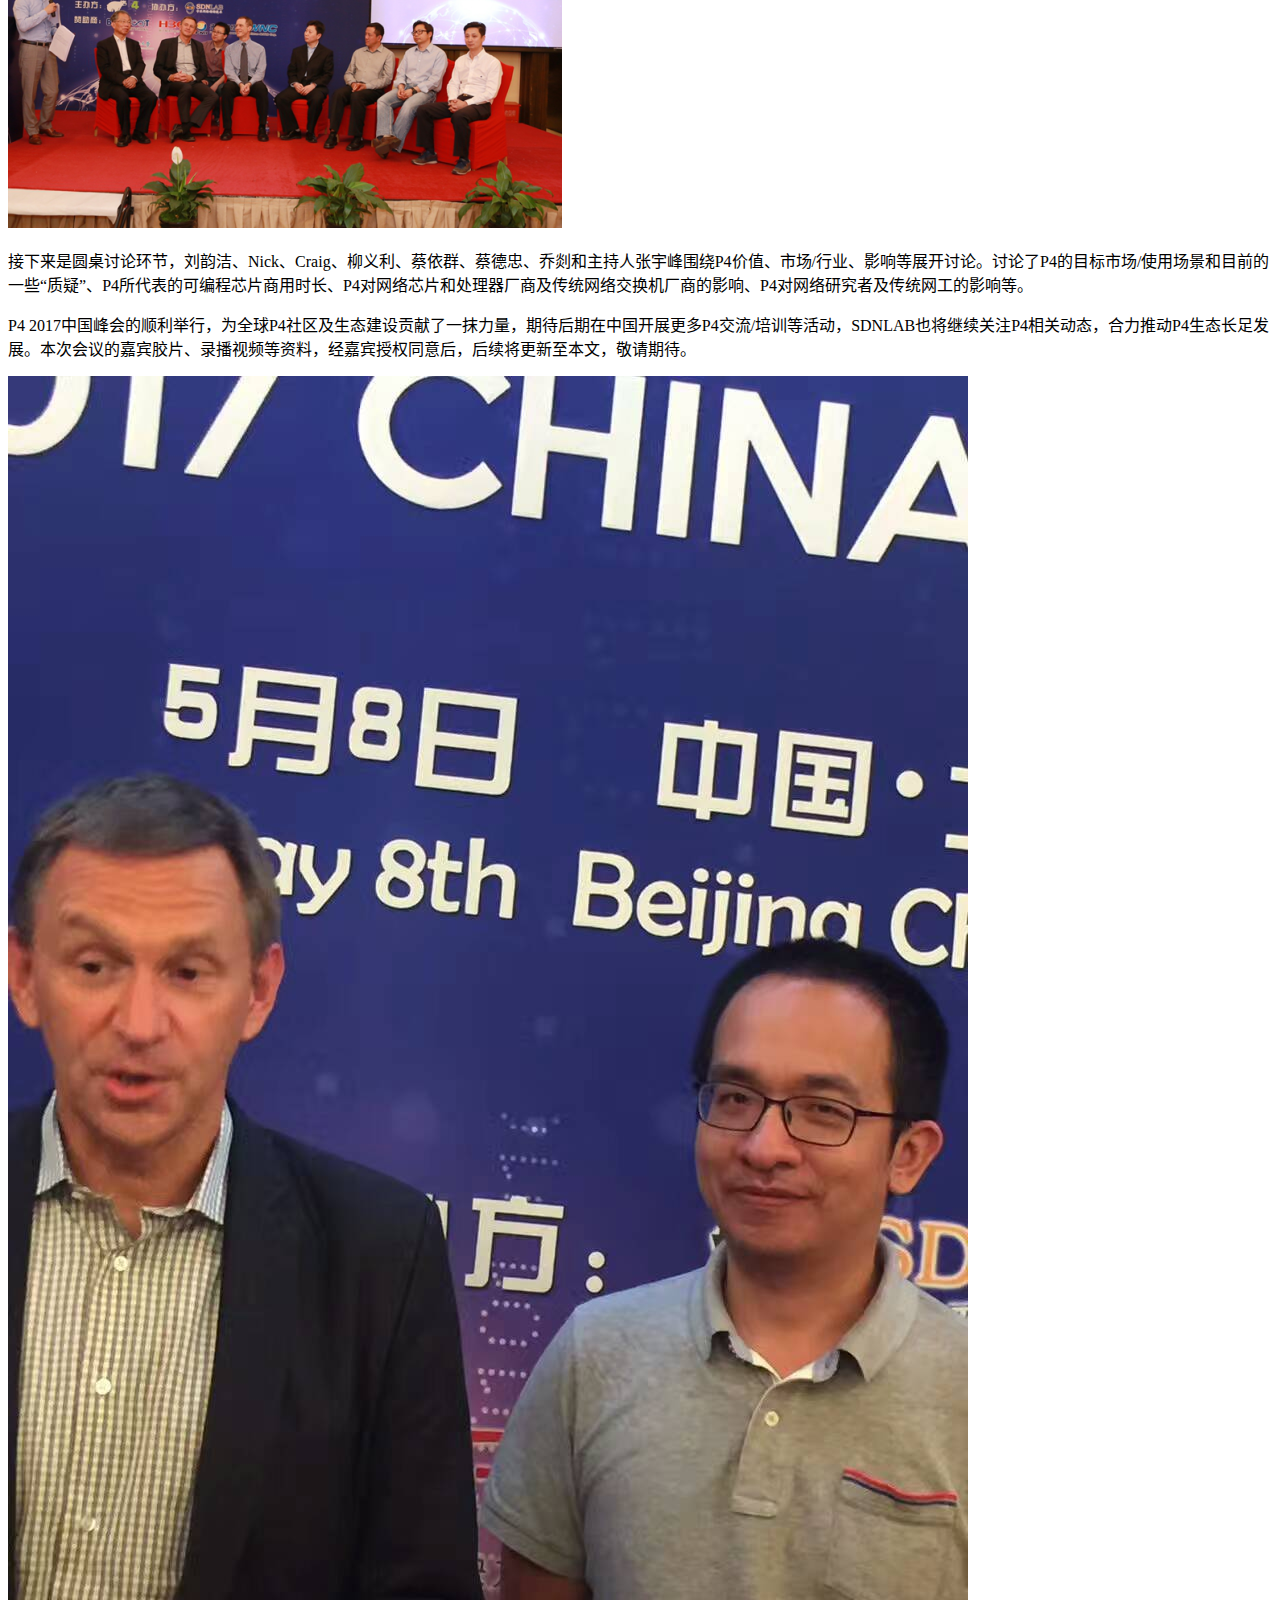
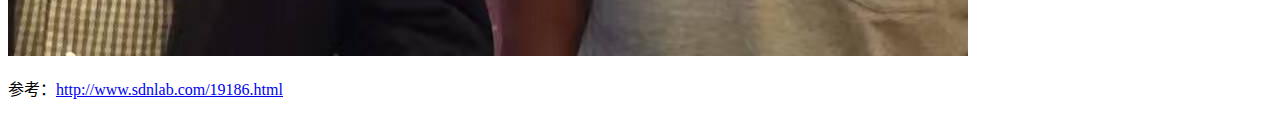
<file: dynamic/20170509/20170509.html>
<!doctype html>
<html lang="zh-cn">

<head>
<title>P4 2017中国峰会</title>
</head>

<body>
<p>2017年5月8日上午，P4 2017中国峰会在北京中关村皇冠假日酒店成功收官，本次会议由P4社区主办、SDNLAB协办，Barefoot、H3C、江苏省未来网络创新研究院、WNC、北京邮电大学、北京工业大学未来网络科技高精尖创新中心提供支持，邀请了中国工程院院士、江苏省未来网络创新研究院院长刘韵洁、P4发起人之一、斯坦福Nick McKeown教授、Barefoot Networks CEO Craig Barratt、新华三集团总裁兼首席执行官于英涛、新华三集团副总裁柳义利、新华三集团数据中心解决方案首席架构师乔剡、阿里巴巴副总裁蔡依群、阿里巴巴基础架构事业群首席网络架构师蔡德忠等高级技术专家，围绕P4进行了精彩的主题分享和圆桌讨论，来自全国各地的P4迷一起参加了本次盛会。</p>

<p><img src="1.png"></img></p>

<p>P4 (全称为Programming Protocol-Independent Packet Processors)是由斯坦福大学的Nick McKeown教授和普林斯顿大学的Jennifer Rexford教授，以及谷歌、英特尔、微软和 Barefoot Networks共同发起并创立的一个开源项目。P4是一种对底层设备数据处理行为进行编程的高级语言，用户可以直接使用P4语言编写网络应用，之后经编译对底层设备进行配置使其完成用户的功能需求。其活力与价值已吸引超过50个企业会员和15家高校科研机构加入开源社区，大家共同推动P4语言生态的建设和商业应用。在学术科研领域，P4成果已在SIGCOMM等顶级网络会议上发表。在产业界，P4创始成员之一的Barefoot Networks也已经在去年发布了世界上第一个可编程6.5Tbps交换芯片“Tofino”。</p>

<p>上午8点不到，已陆续有参会者到达会场。会场外设置了新华三集团和WNC的展位，与会者与展位工作人员围绕各种展示设备进行交流讨论。</p>

<p><img src="2.png"></img></p>

<p><img src="3.png"></img></p>

<p>9点会议正式开始，Brocade大中国区CTO张宇峰作为主持人拉开了大会的序幕。</p>

<p><img src="4.png"></img></p>

<p>新华三集团总裁兼首席执行官于英涛发表开场致辞。新华三是全球领先的新IT解决方案领导者, 也是网络业界的翘楚和SDN产业生态发展的积极支持者,于总指出网络的可编程平台趋势为厂商、用户以及所有参与者提供了前所未有的灵活性和可视性，也给网络的发展创新带来了重要机会。其精彩发言为本次峰会奠定了良好的格调。</p>

<p><img src="5.png"></img></p>

<p>中国工程院院士刘韵洁发表《未来网络的探索及前景》的主题演讲。刘院士介绍了未来网络技术发展趋势、服务定制网络（SCN）架构、未来网络试验设施建设目标及方案、基于P4开展创新研究等内容，并总结到：面向“4K/8K、AR/VR”、“产业互联网”发展的大潮，对网络提出了一系列新的要求与挑战，未来网络与实体经济结合，将有十分巨大的市场前景。未来网络与人工智能是时代双擎，必将推动社会生产力的变革。未来网络创新试验环境CENI将为网络领域的科研和产业研究提供重要支撑。</p>

<p><img src="6.png"></img></p>

<p>接下来演讲的是斯坦福大学教授Nick McKeown，其演讲题目为《可编程转发平面》。Nick教授从传统交换机工作模式以及升级改造的弊端切入，指出网络系统改变之前自底向上的模式变成自顶向下，从固定功能交换机转为协议无关交换机架构。重点介绍了P4语言编程示例以及在网络遥感方面的应用。并指出P4里面的INT第一次在线速且不产生其它数据包的情况下满足网络可视性方面的要求。</p>


<p><img src="7.png"></img></p>

<p>阿里巴巴基础架构事业群首席网络架构师蔡德忠发表《创建超大规模数据中心可视化的生态系统》主题演讲。他介绍了阿里目前的网络流量压力，如双十一等，和阿里的网络架构一览，分析了数据中心可视化在数据收集、数据分析、数据呈现等维度的系统需求，介绍了数据中心可视化生态系统架构，以及对Chip/Switch的要求、可编程转发平面的好处等。</p>

<p><img src="8.png"></img></p>

<p>新华三集团数据中心解决方案首席架构师乔剡发表题为《H3C数据中心解决方案生态建设》的主题演讲。他从客户需求、技术、商业模式三个方面分析了数据中心网络面临的挑战，指出传统的老思路是采用芯片迭代+热点跟随的方式，但在摩尔定律作用下不一定能持续，提出了可编程的价值和可编程的方向，介绍了新华三专业可靠开放的理念和应用驱动、云领未来的行动思路，通过构建自主创新+OEM+转售生态体系，提供最完整的新IT生态解决方案。</p>


<p><img src="9.png"></img></p>

<p>Barefoot CEO Craig Barratt分享了《P4可编程应用及芯片技术》，介绍了Barefoot软件+硬件+新的开源生态系统-P4的解决方案，同时介绍了PISA: Protocol Independent Switch Architecture、Barefoot第一款交换芯片-Tofino，Tofino的不同产品型号及参数、Barefoot芯片和交换机OS集成模式、基于P4实现交换机功能特性、可编程转发平面的好处等。</p>

<p><img src="10.png"></img></p>
<p><img src="11.png"></img></p>

<p>接下来是圆桌讨论环节，刘韵洁、Nick、Craig、柳义利、蔡依群、蔡德忠、乔剡和主持人张宇峰围绕P4价值、市场/行业、影响等展开讨论。讨论了P4的目标市场/使用场景和目前的一些“质疑”、P4所代表的可编程芯片商用时长、P4对网络芯片和处理器厂商及传统网络交换机厂商的影响、P4对网络研究者及传统网工的影响等。</p>

<p>P4 2017中国峰会的顺利举行，为全球P4社区及生态建设贡献了一抹力量，期待后期在中国开展更多P4交流/培训等活动，SDNLAB也将继续关注P4相关动态，合力推动P4生态长足发展。本次会议的嘉宾胶片、录播视频等资料，经嘉宾授权同意后，后续将更新至本文，敬请期待。</p>

<p><img src="12.jpg"></p>



<p>参考：<a href="http://www.sdnlab.com/19186.html" target="_blank">http://www.sdnlab.com/19186.html</a></p>



</body>

</html>
</file>
